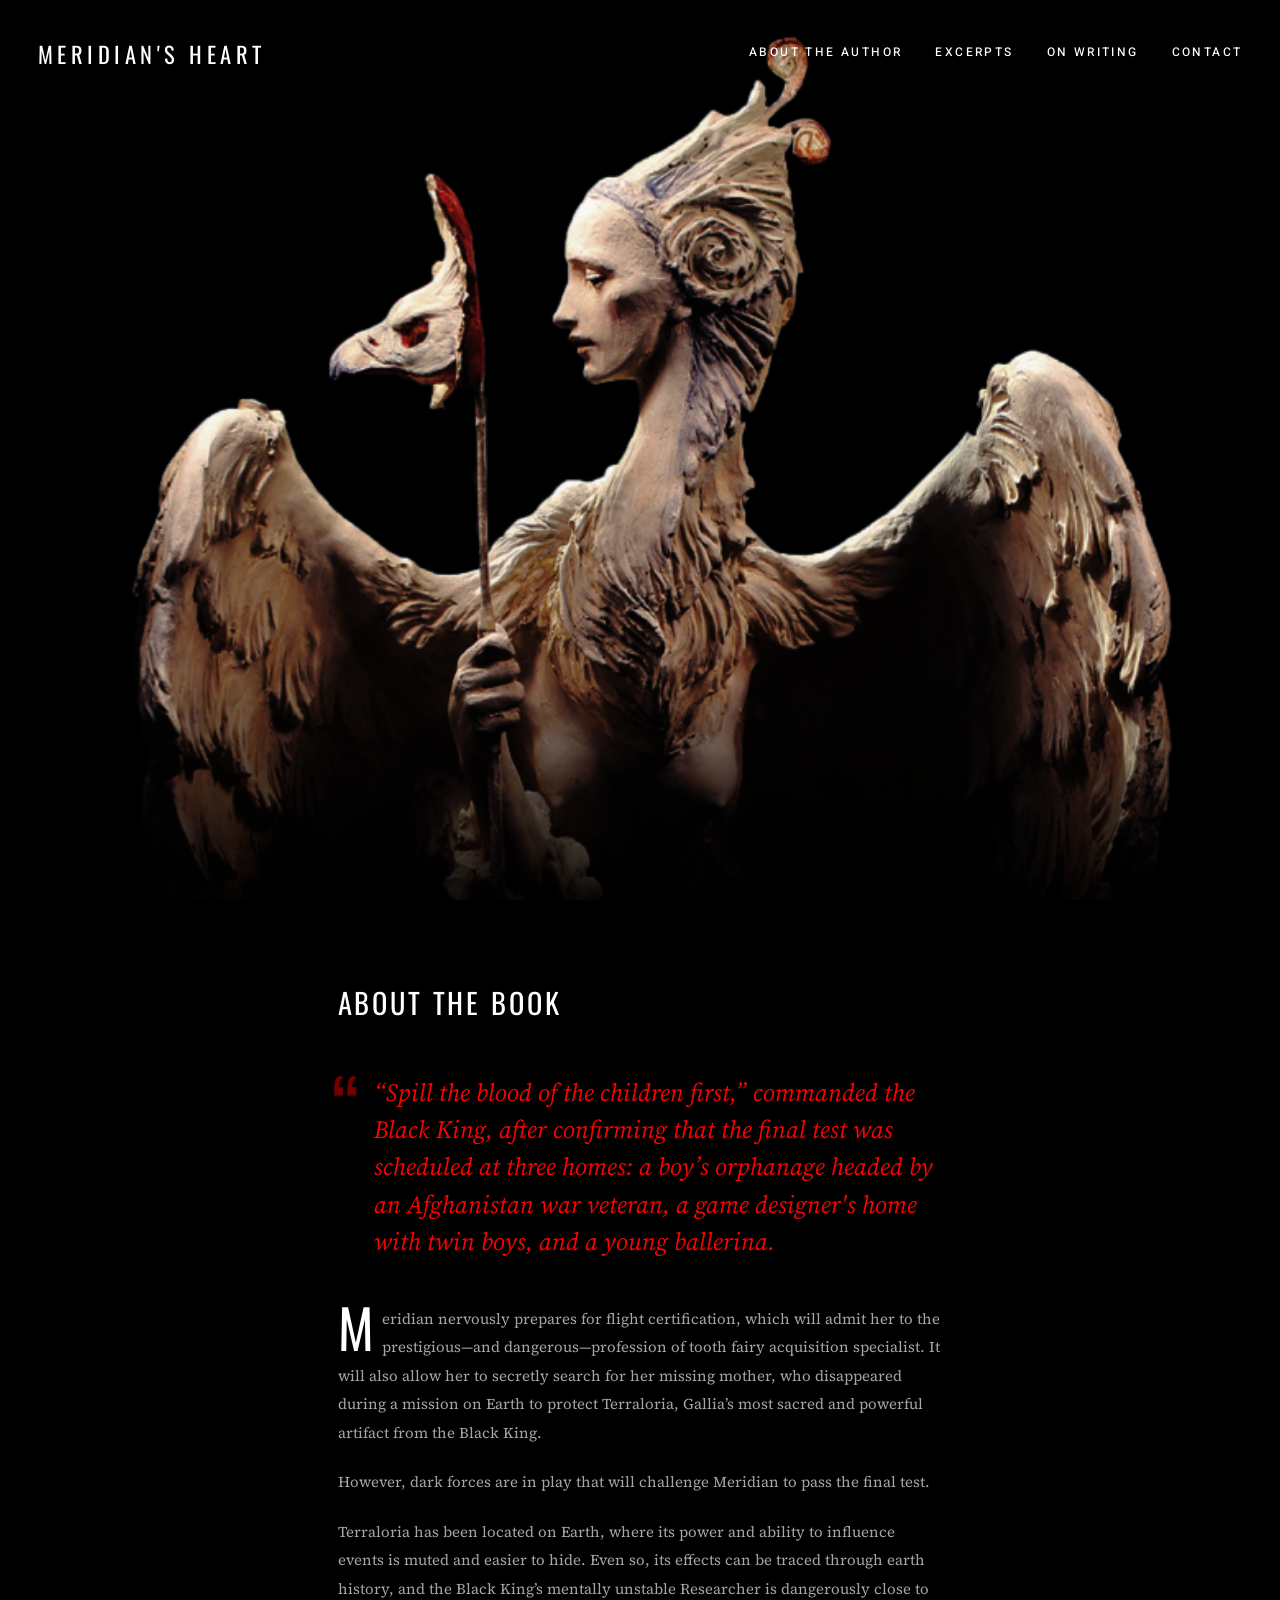
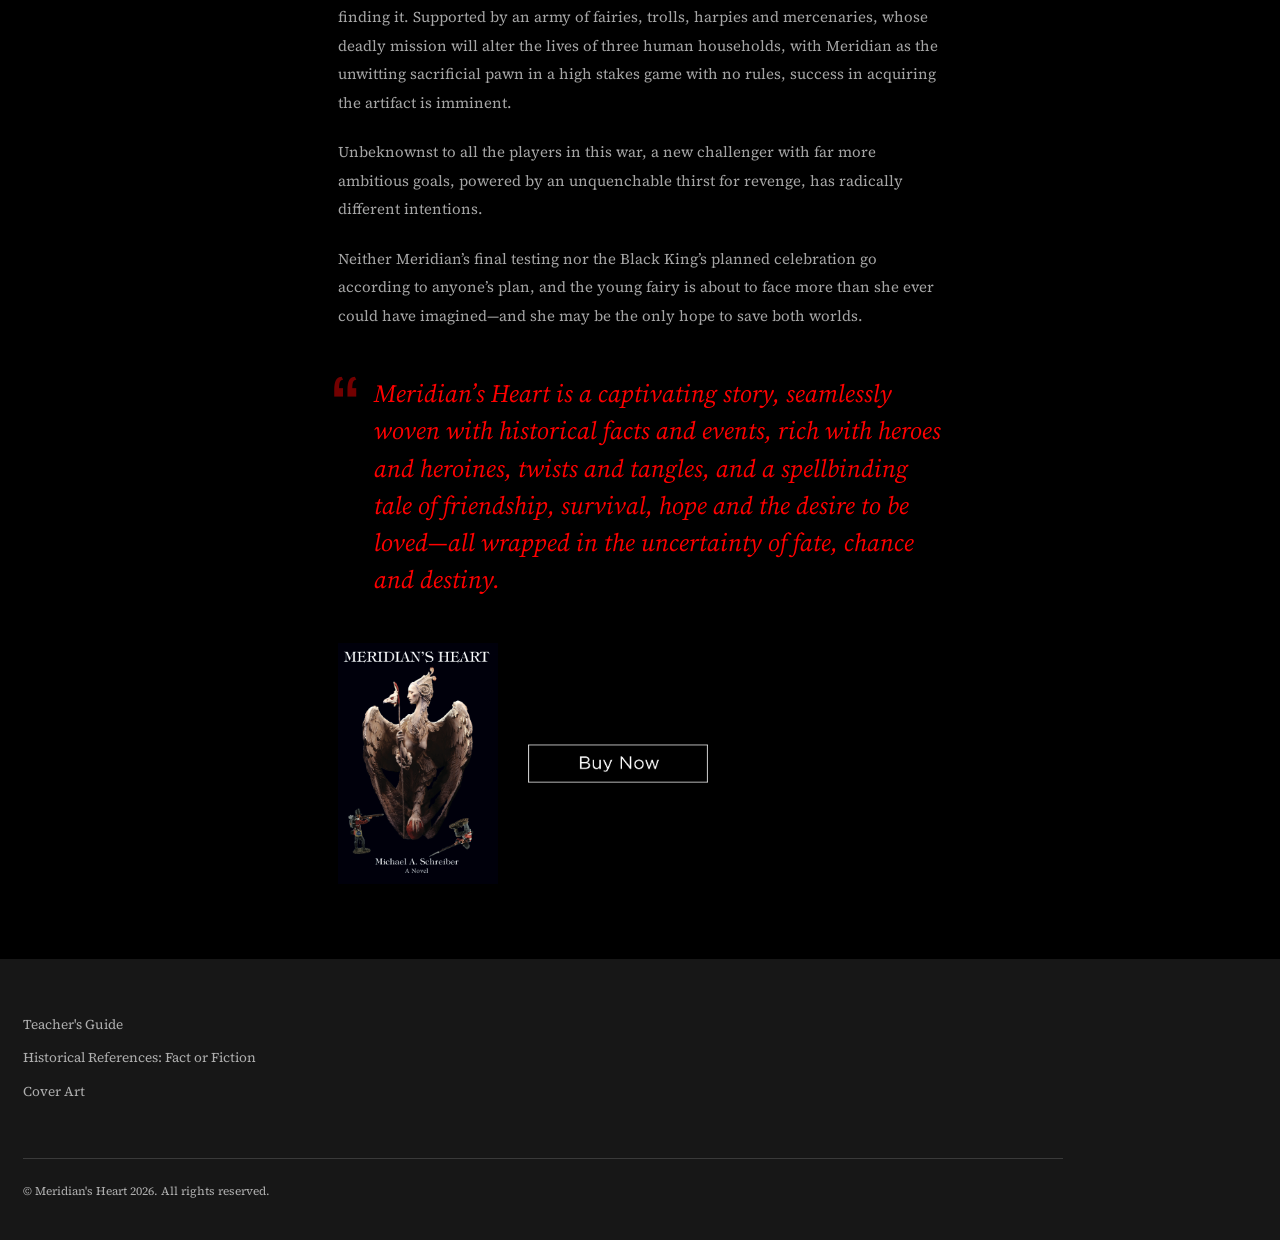
<file: index.html>
<!DOCTYPE html>
<html lang="en">
<head>
<meta charset="UTF-8">
<meta name="viewport" content="width=device-width, initial-scale=1.0">
<title>Home — Meridian's Heart</title>
<meta name="description" content="Meridian's Heart — a fantasy novel by Michael Schreiber. A tooth fairy acquisition specialist races to protect Terraloria from the Black King.">
<link rel="preconnect" href="https://fonts.googleapis.com">
<link rel="preconnect" href="https://fonts.gstatic.com" crossorigin>
<link href="https://fonts.googleapis.com/css2?family=Oswald:wght@400;500&family=Source+Serif+4:ital,opsz,wght@0,8..60,400;0,8..60,500;1,8..60,400&family=Heebo:wght@400;500&display=swap" rel="stylesheet">
<link rel="stylesheet" href="css/styles.css?v=6">
</head>
<body>
<div class="banner hero-full"></div>
<header class="site-header">
  <a class="brand" href="index.html">Meridian's Heart</a>
  <button class="nav-toggle" aria-label="Toggle navigation" aria-expanded="false" aria-controls="main-nav">
    <span></span><span></span><span></span>
  </button>
  <nav class="main-nav" id="main-nav">
    <a href="about-the-author.html">About The Author</a>
      <a href="excerpts.html">Excerpts</a>
      <a href="on-writing.html">On Writing</a>
      <a href="contact.html">Contact</a>
  </nav>
</header>
<main>

<div class="home-copy">
  <h2 id="about-the-book" class="reveal">About the Book</h2>
  <p class="pull-quote reveal">&ldquo;Spill the blood of the children first,&rdquo; commanded the Black King, after confirming that the final test was scheduled at three homes: a boy&rsquo;s orphanage headed by an Afghanistan war veteran, a game designer's home with twin boys, and a young ballerina.</p>
  <p class="reveal drop-cap">Meridian nervously prepares for flight certification, which will admit her to the prestigious&mdash;and dangerous&mdash;profession of tooth fairy acquisition specialist. It will also allow her to secretly search for her missing mother, who disappeared during a mission on Earth to protect Terraloria, Gallia&rsquo;s most sacred and powerful artifact from the Black King.</p>
  <p class="reveal">However, dark forces are in play that will challenge Meridian to pass the final test.</p>
  <p class="reveal">Terraloria has been located on Earth, where its power and ability to influence events is muted and easier to hide. Even so, its effects can be traced through earth history, and the Black King&rsquo;s mentally unstable Researcher is dangerously close to finding it. Supported by an army of fairies, trolls, harpies and mercenaries, whose deadly mission will alter the lives of three human households, with Meridian as the unwitting sacrificial pawn in a high stakes game with no rules, success in acquiring the artifact is imminent.</p>
  <p class="reveal">Unbeknownst to all the players in this war, a new challenger with far more ambitious goals, powered by an unquenchable thirst for revenge, has radically different intentions.</p>
  <p class="reveal">Neither Meridian&rsquo;s final testing nor the Black King&rsquo;s planned celebration go according to anyone&rsquo;s plan, and the young fairy is about to face more than she ever could have imagined&mdash;and she may be the only hope to save both worlds.</p>
  <p class="pull-quote reveal">Meridian&rsquo;s Heart is a captivating story, seamlessly woven with historical facts and events, rich with heroes and heroines, twists and tangles, and a spellbinding tale of friendship, survival, hope and the desire to be loved&mdash;all wrapped in the uncertainty of fate, chance and destiny.</p>
</div>

<div class="cover-buy reveal">
  <img class="cover" src="images/main_cover.png" alt="Meridian's Heart book cover">
  <a class="buy-now-btn" href="https://secure.mybookorders.com/Orderpage/2047" target="_blank" rel="noopener">
    <img src="images/buynow.png" alt="Buy Now">
  </a>
</div>

</main>
<footer class="site-footer">
  <div class="footer-wrap">
    <div class="footer-col">
      <a href="teachers-guide.html">Teacher's Guide</a>
        <a href="historical.html">Historical References: Fact or Fiction</a>
        <a href="cover-art.html">Cover Art</a>
    </div>
  </div>
  <div class="footer-bottom">
    &copy; Meridian's Heart <span id="copyright-year">2018</span>. All rights reserved.
  </div>
</footer>
<script src="js/reveal.js?v=6"></script>
<script src="js/nav.js?v=6"></script>
<script>
  document.getElementById("copyright-year").textContent = new Date().getFullYear();
</script>
</body>
</html>
</file>
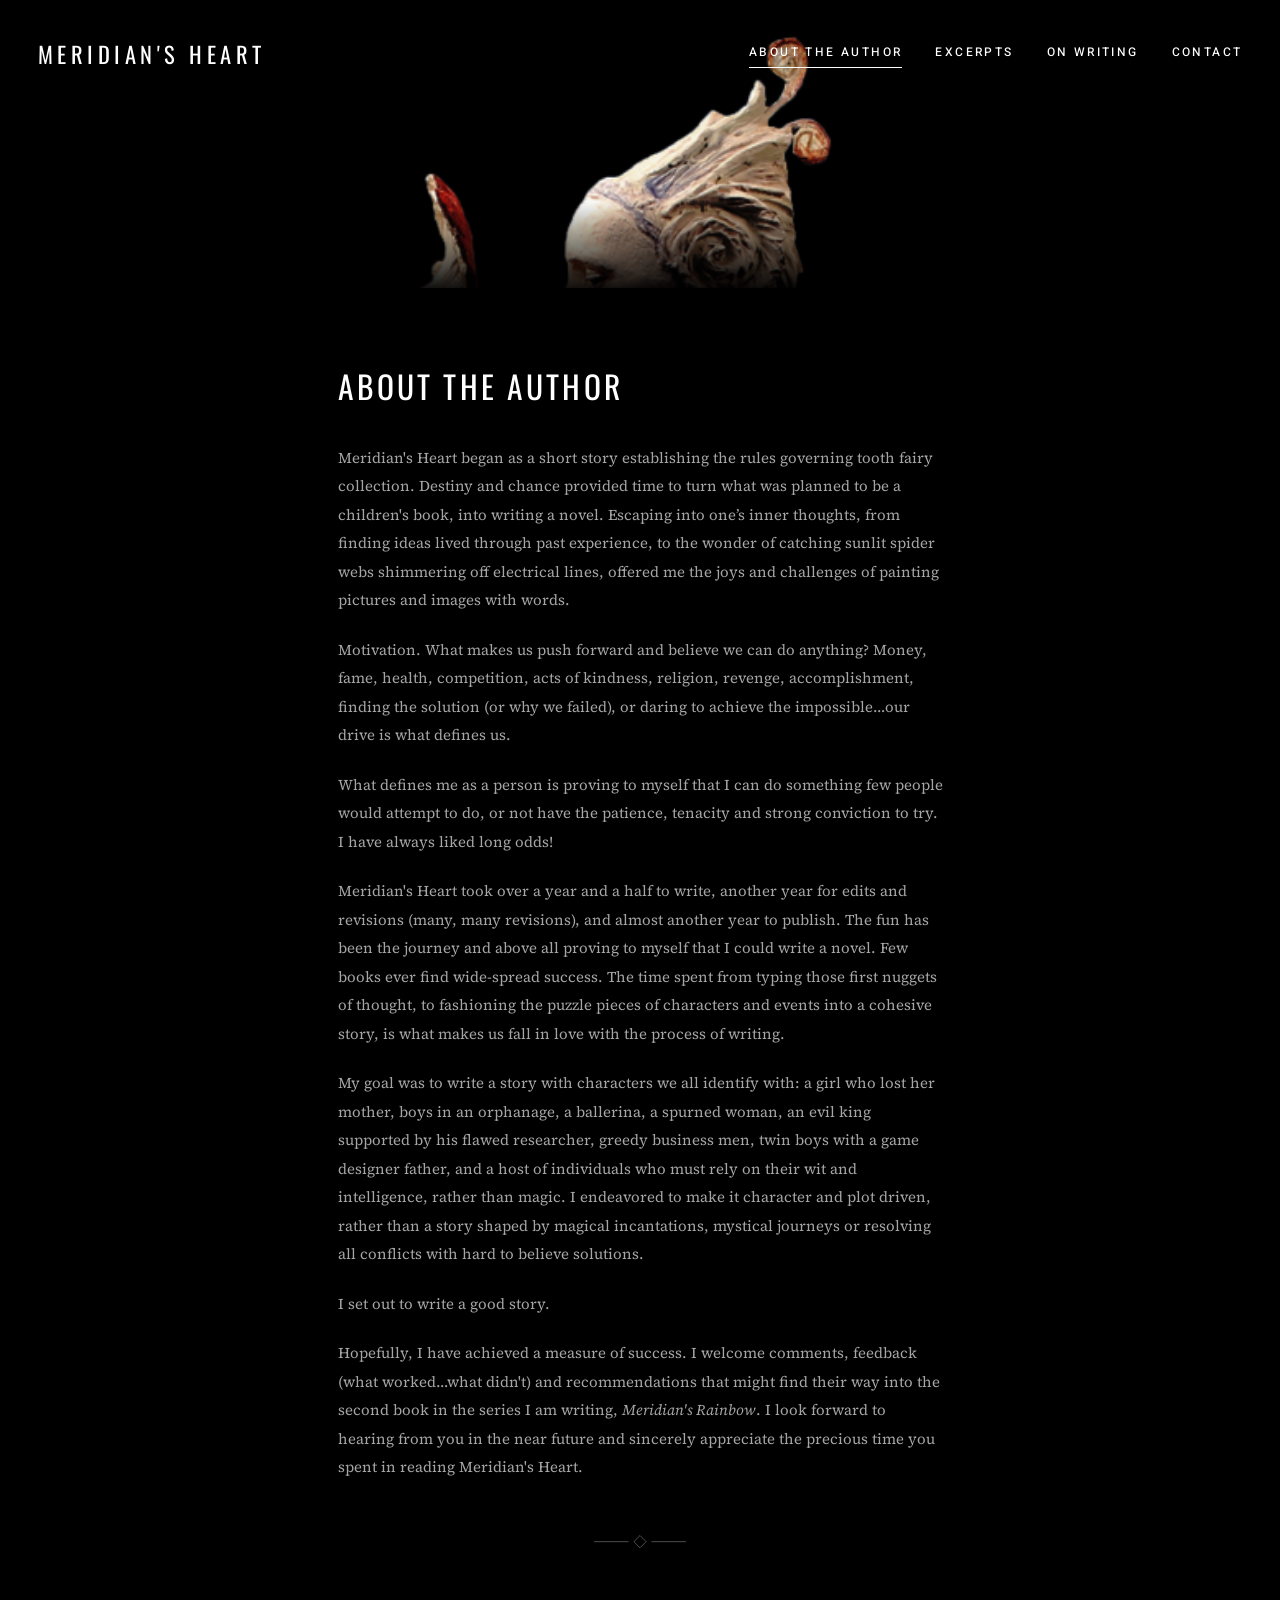
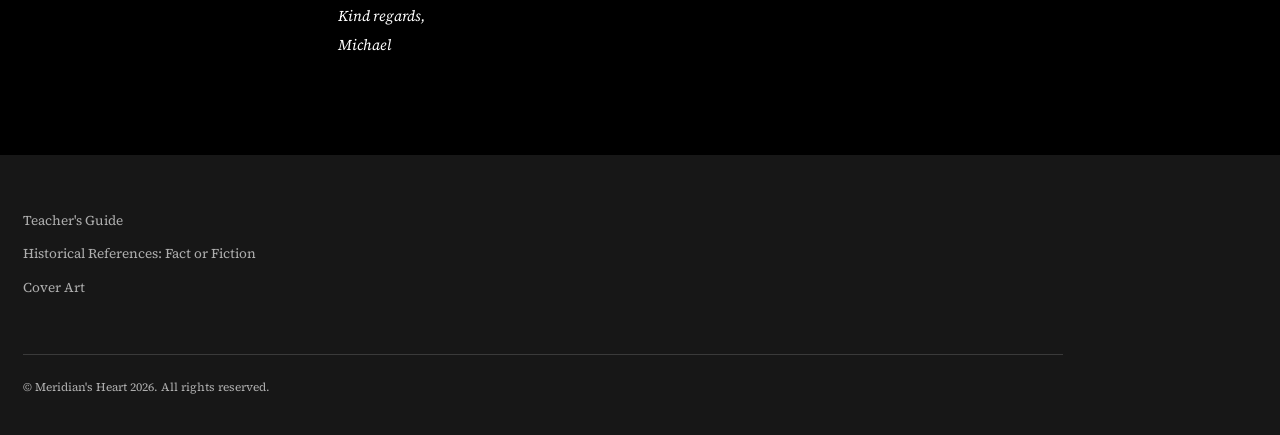
<file: about-the-author.html>
<!DOCTYPE html>
<html lang="en">
<head>
<meta charset="UTF-8">
<meta name="viewport" content="width=device-width, initial-scale=1.0">
<title>About The Author — Meridian's Heart</title>
<meta name="description" content="Michael Schreiber on writing Meridian's Heart, his debut novel.">
<link rel="preconnect" href="https://fonts.googleapis.com">
<link rel="preconnect" href="https://fonts.gstatic.com" crossorigin>
<link href="https://fonts.googleapis.com/css2?family=Oswald:wght@400;500&family=Source+Serif+4:ital,opsz,wght@0,8..60,400;0,8..60,500;1,8..60,400&family=Heebo:wght@400;500&display=swap" rel="stylesheet">
<link rel="stylesheet" href="css/styles.css?v=6">
</head>
<body>
<div class="banner"></div>
<header class="site-header">
  <a class="brand" href="index.html">Meridian's Heart</a>
  <button class="nav-toggle" aria-label="Toggle navigation" aria-expanded="false" aria-controls="main-nav">
    <span></span><span></span><span></span>
  </button>
  <nav class="main-nav" id="main-nav">
    <a href="about-the-author.html" class="active">About The Author</a>
      <a href="excerpts.html">Excerpts</a>
      <a href="on-writing.html">On Writing</a>
      <a href="contact.html">Contact</a>
  </nav>
</header>
<main>

<div class="page">
  <h1 class="reveal">About The Author</h1>
  <p class="reveal">Meridian's Heart began as a short story establishing the rules governing tooth fairy collection. Destiny and chance provided time to turn what was planned to be a children's book, into writing a novel. Escaping into one&rsquo;s inner thoughts, from finding ideas lived through past experience, to the wonder of catching sunlit spider webs shimmering off electrical lines, offered me the joys and challenges of painting pictures and images with words.</p>

  <p class="reveal">Motivation. What makes us push forward and believe we can do anything? Money, fame, health, competition, acts of kindness, religion, revenge, accomplishment, finding the solution (or why we failed), or daring to achieve the impossible&hellip;our drive is what defines us.</p>

  <p class="reveal">What defines me as a person is proving to myself that I can do something few people would attempt to do, or not have the patience, tenacity and strong conviction to try. I have always liked long odds!</p>

  <p class="reveal">Meridian's Heart took over a year and a half to write, another year for edits and revisions (many, many revisions), and almost another year to publish. The fun has been the journey and above all proving to myself that I could write a novel. Few books ever find wide-spread success. The time spent from typing those first nuggets of thought, to fashioning the puzzle pieces of characters and events into a cohesive story, is what makes us fall in love with the process of writing.</p>

  <p class="reveal">My goal was to write a story with characters we all identify with: a girl who lost her mother, boys in an orphanage, a ballerina, a spurned woman, an evil king supported by his flawed researcher, greedy business men, twin boys with a game designer father, and a host of individuals who must rely on their wit and intelligence, rather than magic. I endeavored to make it character and plot driven, rather than a story shaped by magical incantations, mystical journeys or resolving all conflicts with hard to believe solutions.</p>

  <p class="reveal">I set out to write a good story.</p>

  <p class="reveal">Hopefully, I have achieved a measure of success. I welcome comments, feedback (what worked&hellip;what didn't) and recommendations that might find their way into the second book in the series I am writing, <em>Meridian's Rainbow</em>. I look forward to hearing from you in the near future and sincerely appreciate the precious time you spent in reading Meridian's Heart.</p>

  <div class="divider" aria-hidden="true">
  <svg viewBox="0 0 120 20" xmlns="http://www.w3.org/2000/svg">
    <line x1="0" y1="10" x2="45" y2="10" stroke="currentColor" stroke-width="1"/>
    <path d="M60 2 L68 10 L60 18 L52 10 Z" stroke="currentColor" stroke-width="1" fill="none"/>
    <line x1="75" y1="10" x2="120" y2="10" stroke="currentColor" stroke-width="1"/>
  </svg>
</div>

  <p class="signature reveal">Kind regards,<br>Michael</p>
</div>

</main>
<footer class="site-footer">
  <div class="footer-wrap">
    <div class="footer-col">
      <a href="teachers-guide.html">Teacher's Guide</a>
        <a href="historical.html">Historical References: Fact or Fiction</a>
        <a href="cover-art.html">Cover Art</a>
    </div>
  </div>
  <div class="footer-bottom">
    &copy; Meridian's Heart <span id="copyright-year">2018</span>. All rights reserved.
  </div>
</footer>
<script src="js/reveal.js?v=6"></script>
<script src="js/nav.js?v=6"></script>
<script>
  document.getElementById("copyright-year").textContent = new Date().getFullYear();
</script>
</body>
</html>
</file>
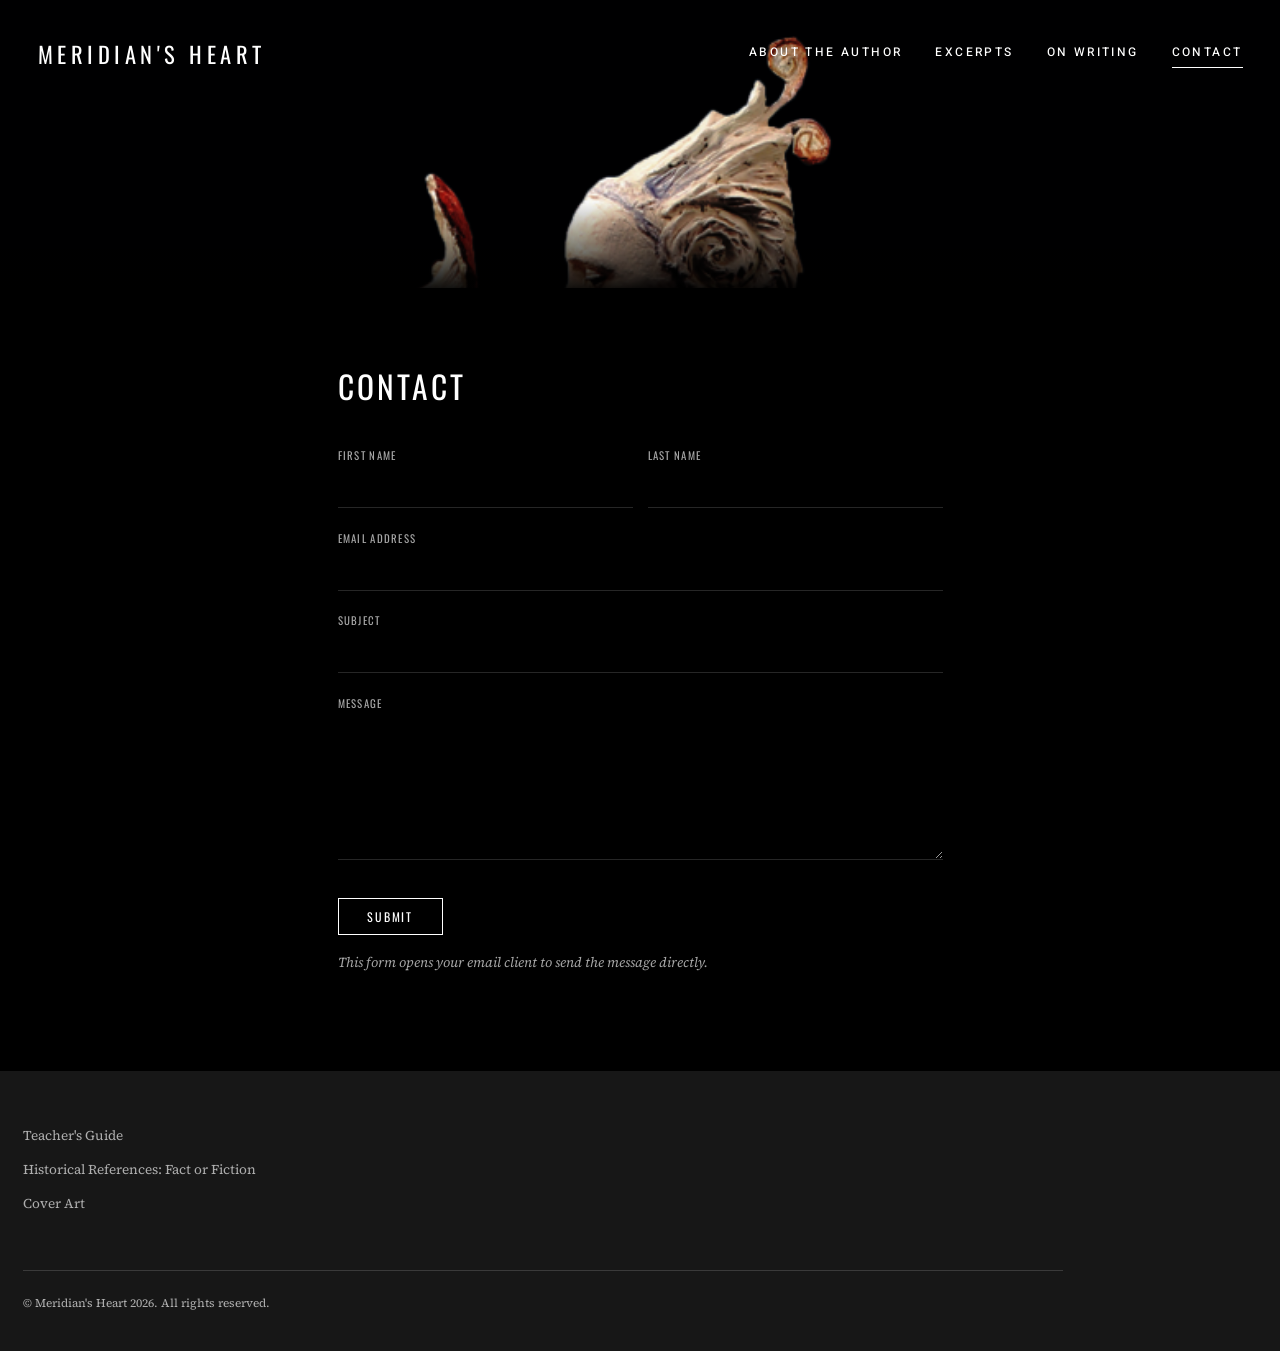
<file: contact.html>
<!DOCTYPE html>
<html lang="en">
<head>
<meta charset="UTF-8">
<meta name="viewport" content="width=device-width, initial-scale=1.0">
<title>Contact — Meridian's Heart</title>
<meta name="description" content="Get in touch with author Michael Schreiber.">
<link rel="preconnect" href="https://fonts.googleapis.com">
<link rel="preconnect" href="https://fonts.gstatic.com" crossorigin>
<link href="https://fonts.googleapis.com/css2?family=Oswald:wght@400;500&family=Source+Serif+4:ital,opsz,wght@0,8..60,400;0,8..60,500;1,8..60,400&family=Heebo:wght@400;500&display=swap" rel="stylesheet">
<link rel="stylesheet" href="css/styles.css?v=6">
</head>
<body>
<div class="banner"></div>
<header class="site-header">
  <a class="brand" href="index.html">Meridian's Heart</a>
  <button class="nav-toggle" aria-label="Toggle navigation" aria-expanded="false" aria-controls="main-nav">
    <span></span><span></span><span></span>
  </button>
  <nav class="main-nav" id="main-nav">
    <a href="about-the-author.html">About The Author</a>
      <a href="excerpts.html">Excerpts</a>
      <a href="on-writing.html">On Writing</a>
      <a href="contact.html" class="active">Contact</a>
  </nav>
</header>
<main>

<div class="page">
  <h1 class="reveal">Contact</h1>

  <form class="contact-form" action="mailto:maschr623@aol.com" method="post" enctype="text/plain">
    <div class="form-row">
      <div>
        <label for="first-name">First Name</label>
        <input id="first-name" name="First Name" type="text" required>
      </div>
      <div>
        <label for="last-name">Last Name</label>
        <input id="last-name" name="Last Name" type="text" required>
      </div>
    </div>
    <div>
      <label for="email">Email Address</label>
      <input id="email" name="Email" type="email" required>
    </div>
    <div>
      <label for="subject">Subject</label>
      <input id="subject" name="Subject" type="text" required>
    </div>
    <div>
      <label for="message">Message</label>
      <textarea id="message" name="Message" rows="6" required></textarea>
    </div>
    <button class="submit-btn" type="submit">Submit</button>
  </form>

  <p class="note reveal" style="margin-top:1rem;">This form opens your email client to send the message directly.</p>
</div>

</main>
<footer class="site-footer">
  <div class="footer-wrap">
    <div class="footer-col">
      <a href="teachers-guide.html">Teacher's Guide</a>
        <a href="historical.html">Historical References: Fact or Fiction</a>
        <a href="cover-art.html">Cover Art</a>
    </div>
  </div>
  <div class="footer-bottom">
    &copy; Meridian's Heart <span id="copyright-year">2018</span>. All rights reserved.
  </div>
</footer>
<script src="js/reveal.js?v=6"></script>
<script src="js/nav.js?v=6"></script>
<script>
  document.getElementById("copyright-year").textContent = new Date().getFullYear();
</script>
</body>
</html>
</file>
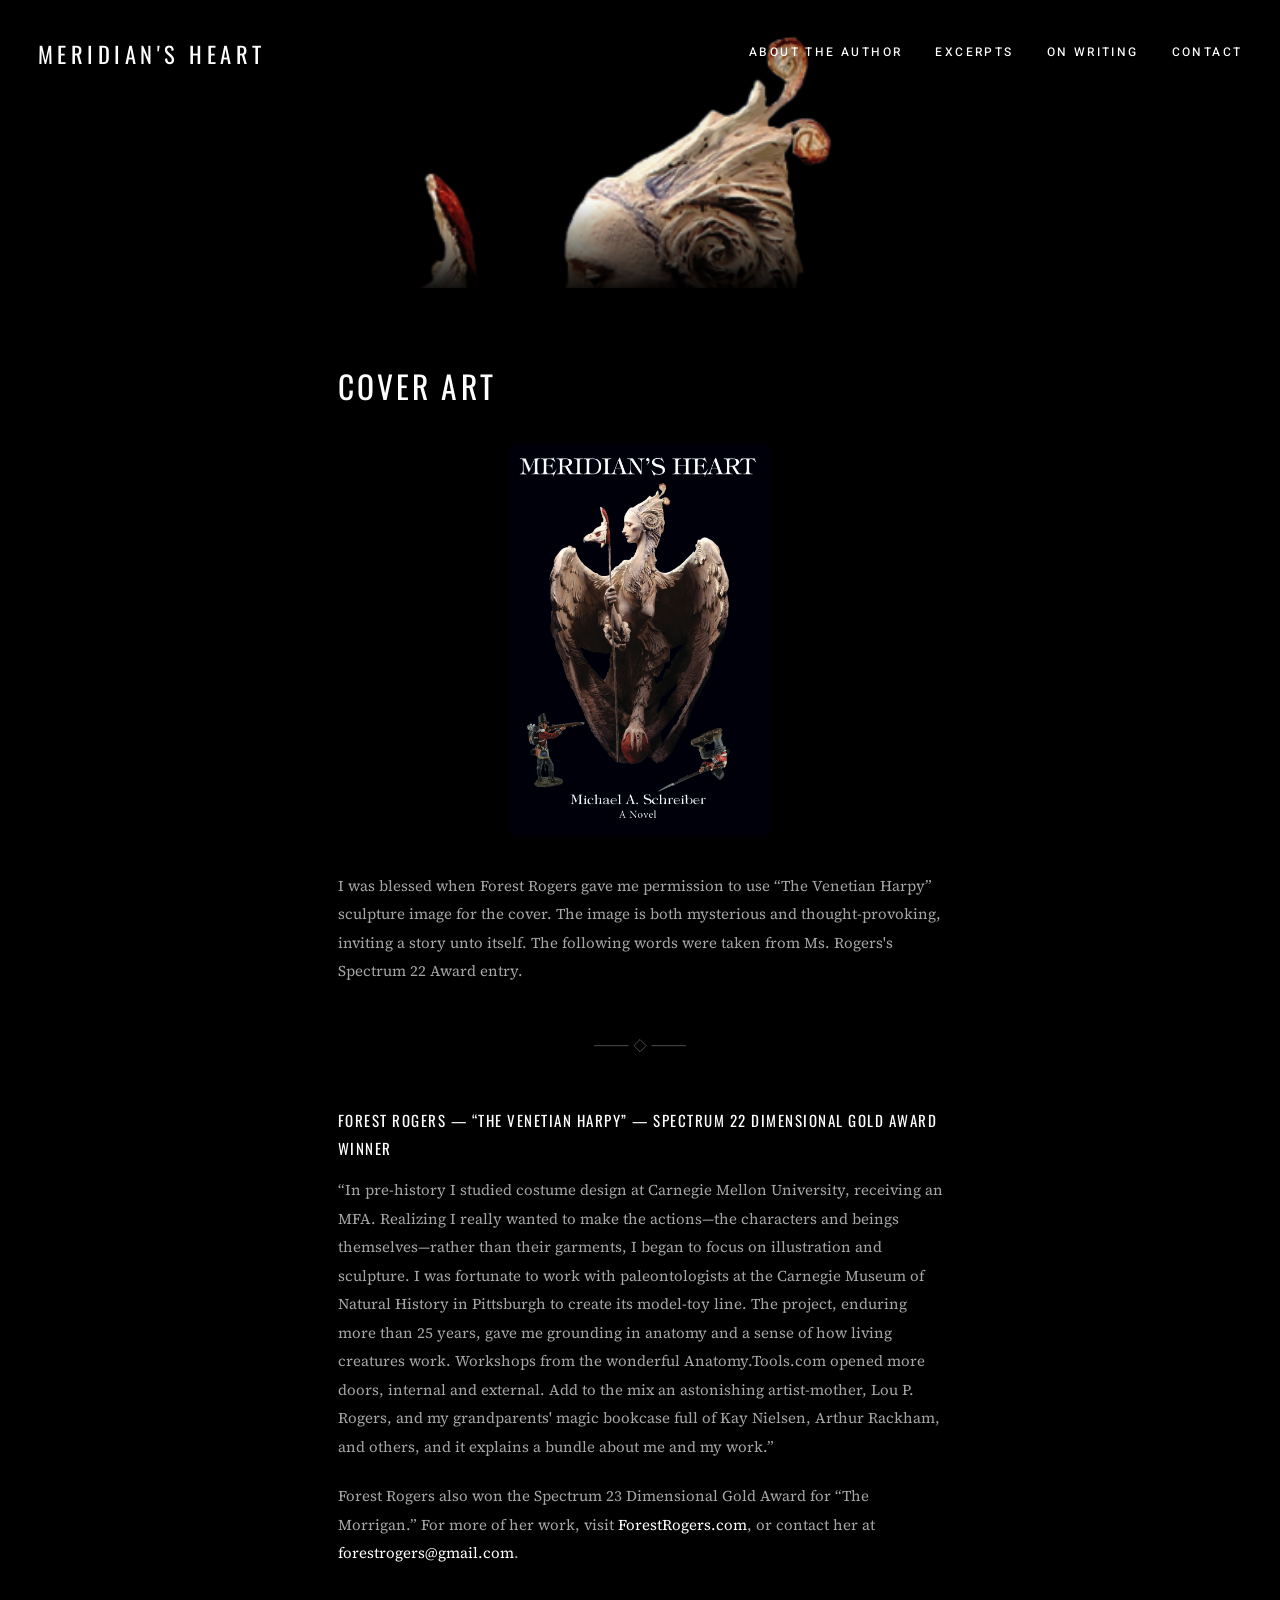
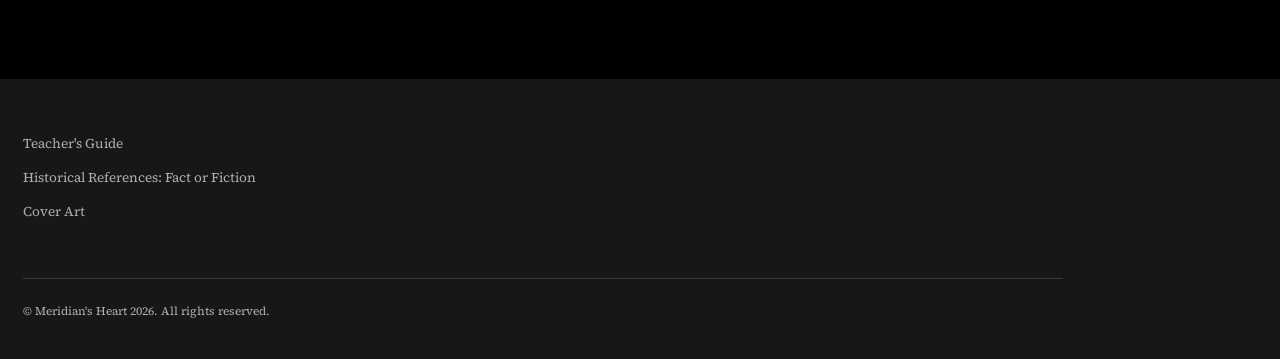
<file: cover-art.html>
<!DOCTYPE html>
<html lang="en">
<head>
<meta charset="UTF-8">
<meta name="viewport" content="width=device-width, initial-scale=1.0">
<title>Cover Art — Meridian's Heart</title>
<meta name="description" content="The story behind the Meridian's Heart cover art, featuring Forest Rogers's sculpture The Venetian Harpy.">
<link rel="preconnect" href="https://fonts.googleapis.com">
<link rel="preconnect" href="https://fonts.gstatic.com" crossorigin>
<link href="https://fonts.googleapis.com/css2?family=Oswald:wght@400;500&family=Source+Serif+4:ital,opsz,wght@0,8..60,400;0,8..60,500;1,8..60,400&family=Heebo:wght@400;500&display=swap" rel="stylesheet">
<link rel="stylesheet" href="css/styles.css?v=6">
</head>
<body>
<div class="banner"></div>
<header class="site-header">
  <a class="brand" href="index.html">Meridian's Heart</a>
  <button class="nav-toggle" aria-label="Toggle navigation" aria-expanded="false" aria-controls="main-nav">
    <span></span><span></span><span></span>
  </button>
  <nav class="main-nav" id="main-nav">
    <a href="about-the-author.html">About The Author</a>
      <a href="excerpts.html">Excerpts</a>
      <a href="on-writing.html">On Writing</a>
      <a href="contact.html">Contact</a>
  </nav>
</header>
<main>

<div class="page">
  <h1 class="reveal">Cover Art</h1>
  <div class="cover-art-image reveal">
    <img src="images/main_cover.png" alt="Meridian's Heart book cover featuring The Venetian Harpy sculpture">
  </div>
  <p class="reveal">I was blessed when Forest Rogers gave me permission to use &ldquo;The Venetian Harpy&rdquo; sculpture image for the cover. The image is both mysterious and thought-provoking, inviting a story unto itself. The following words were taken from Ms. Rogers's Spectrum 22 Award entry.</p>

  <div class="divider" aria-hidden="true">
  <svg viewBox="0 0 120 20" xmlns="http://www.w3.org/2000/svg">
    <line x1="0" y1="10" x2="45" y2="10" stroke="currentColor" stroke-width="1"/>
    <path d="M60 2 L68 10 L60 18 L52 10 Z" stroke="currentColor" stroke-width="1" fill="none"/>
    <line x1="75" y1="10" x2="120" y2="10" stroke="currentColor" stroke-width="1"/>
  </svg>
</div>

  <div class="excerpt reveal">
    <h3 class="reveal">Forest Rogers &mdash; &ldquo;The Venetian Harpy&rdquo; &mdash; Spectrum 22 Dimensional Gold Award Winner</h3>
    <p class="reveal">&ldquo;In pre-history I studied costume design at Carnegie Mellon University, receiving an MFA. Realizing I really wanted to make the actions&mdash;the characters and beings themselves&mdash;rather than their garments, I began to focus on illustration and sculpture. I was fortunate to work with paleontologists at the Carnegie Museum of Natural History in Pittsburgh to create its model-toy line. The project, enduring more than 25 years, gave me grounding in anatomy and a sense of how living creatures work. Workshops from the wonderful Anatomy.Tools.com opened more doors, internal and external. Add to the mix an astonishing artist-mother, Lou P. Rogers, and my grandparents' magic bookcase full of Kay Nielsen, Arthur Rackham, and others, and it explains a bundle about me and my work.&rdquo;</p>
    <p class="reveal">Forest Rogers also won the Spectrum 23 Dimensional Gold Award for &ldquo;The Morrigan.&rdquo; For more of her work, visit <a href="https://www.forestrogers.com" target="_blank" rel="noopener">ForestRogers.com</a>, or contact her at <a href="mailto:forestrogers@gmail.com">forestrogers@gmail.com</a>.</p>
  </div>
</div>

</main>
<footer class="site-footer">
  <div class="footer-wrap">
    <div class="footer-col">
      <a href="teachers-guide.html">Teacher's Guide</a>
        <a href="historical.html">Historical References: Fact or Fiction</a>
        <a href="cover-art.html">Cover Art</a>
    </div>
  </div>
  <div class="footer-bottom">
    &copy; Meridian's Heart <span id="copyright-year">2018</span>. All rights reserved.
  </div>
</footer>
<script src="js/reveal.js?v=6"></script>
<script src="js/nav.js?v=6"></script>
<script>
  document.getElementById("copyright-year").textContent = new Date().getFullYear();
</script>
</body>
</html>
</file>
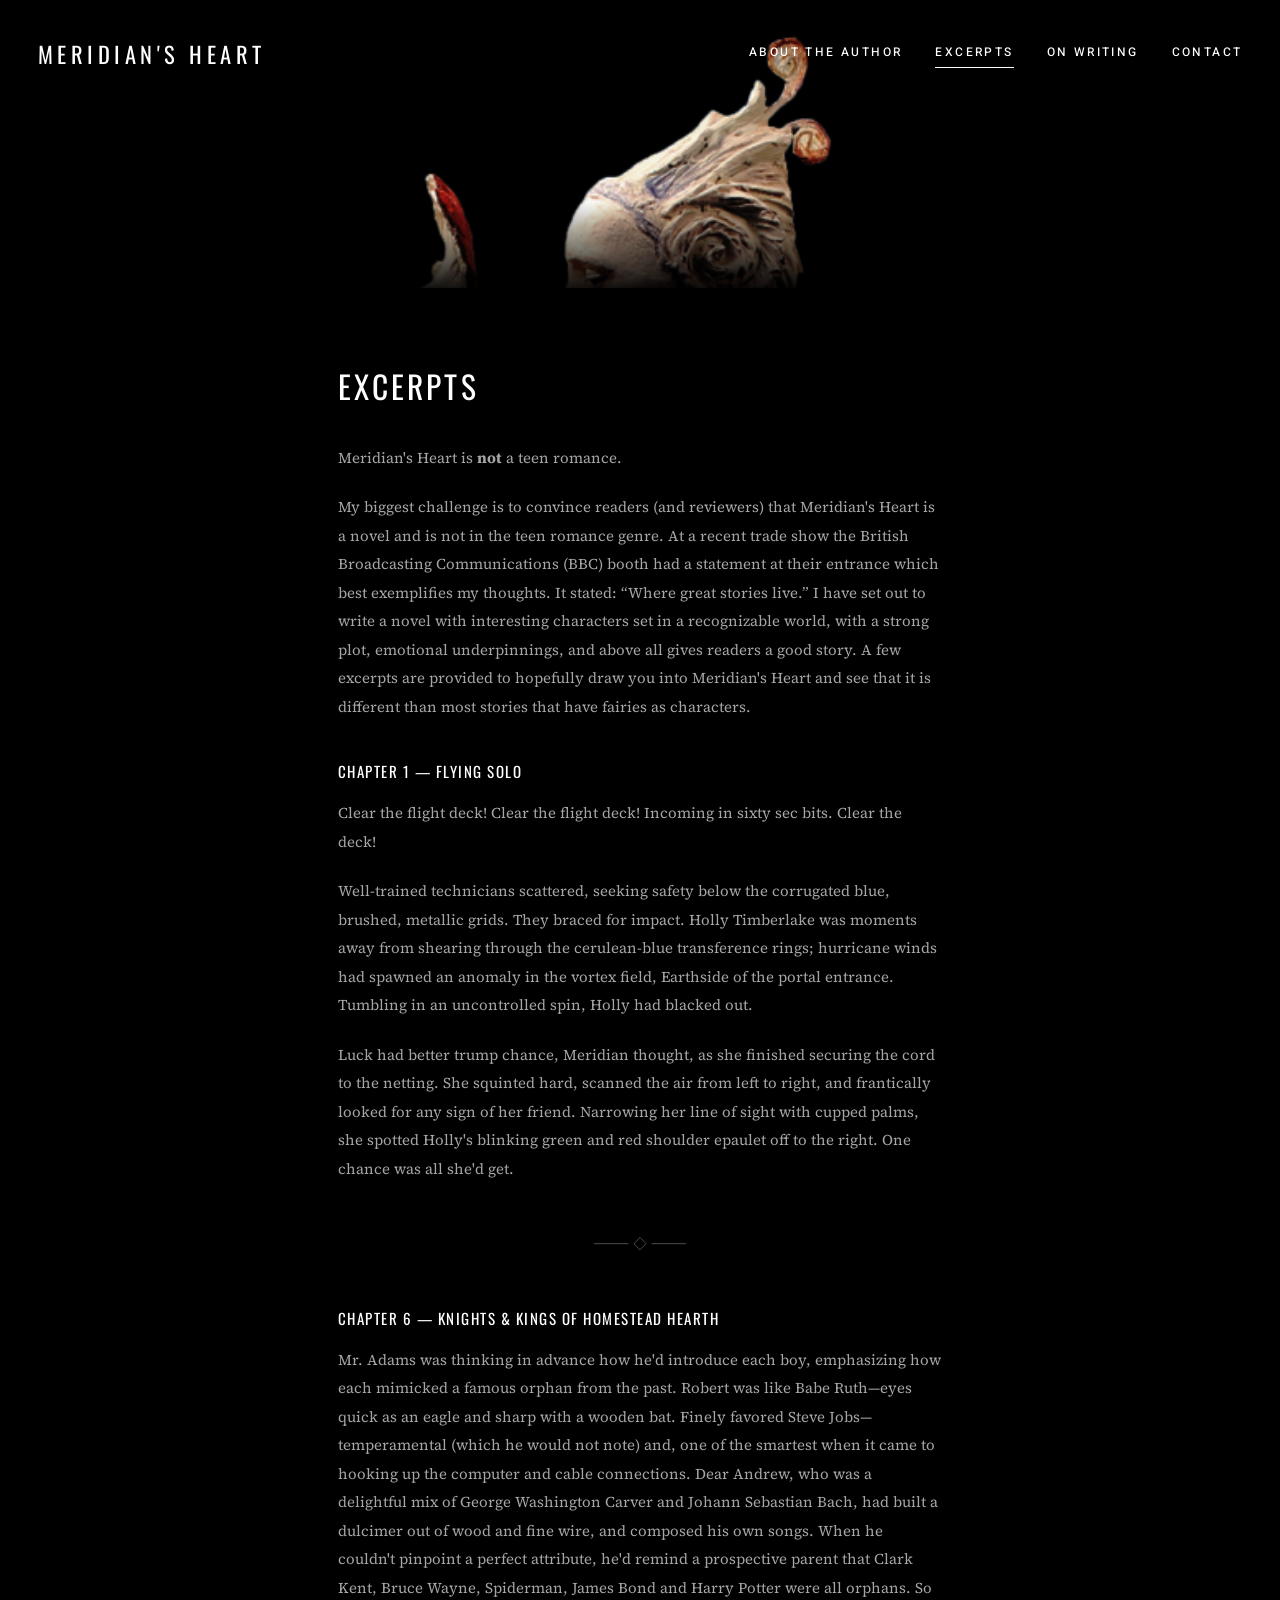
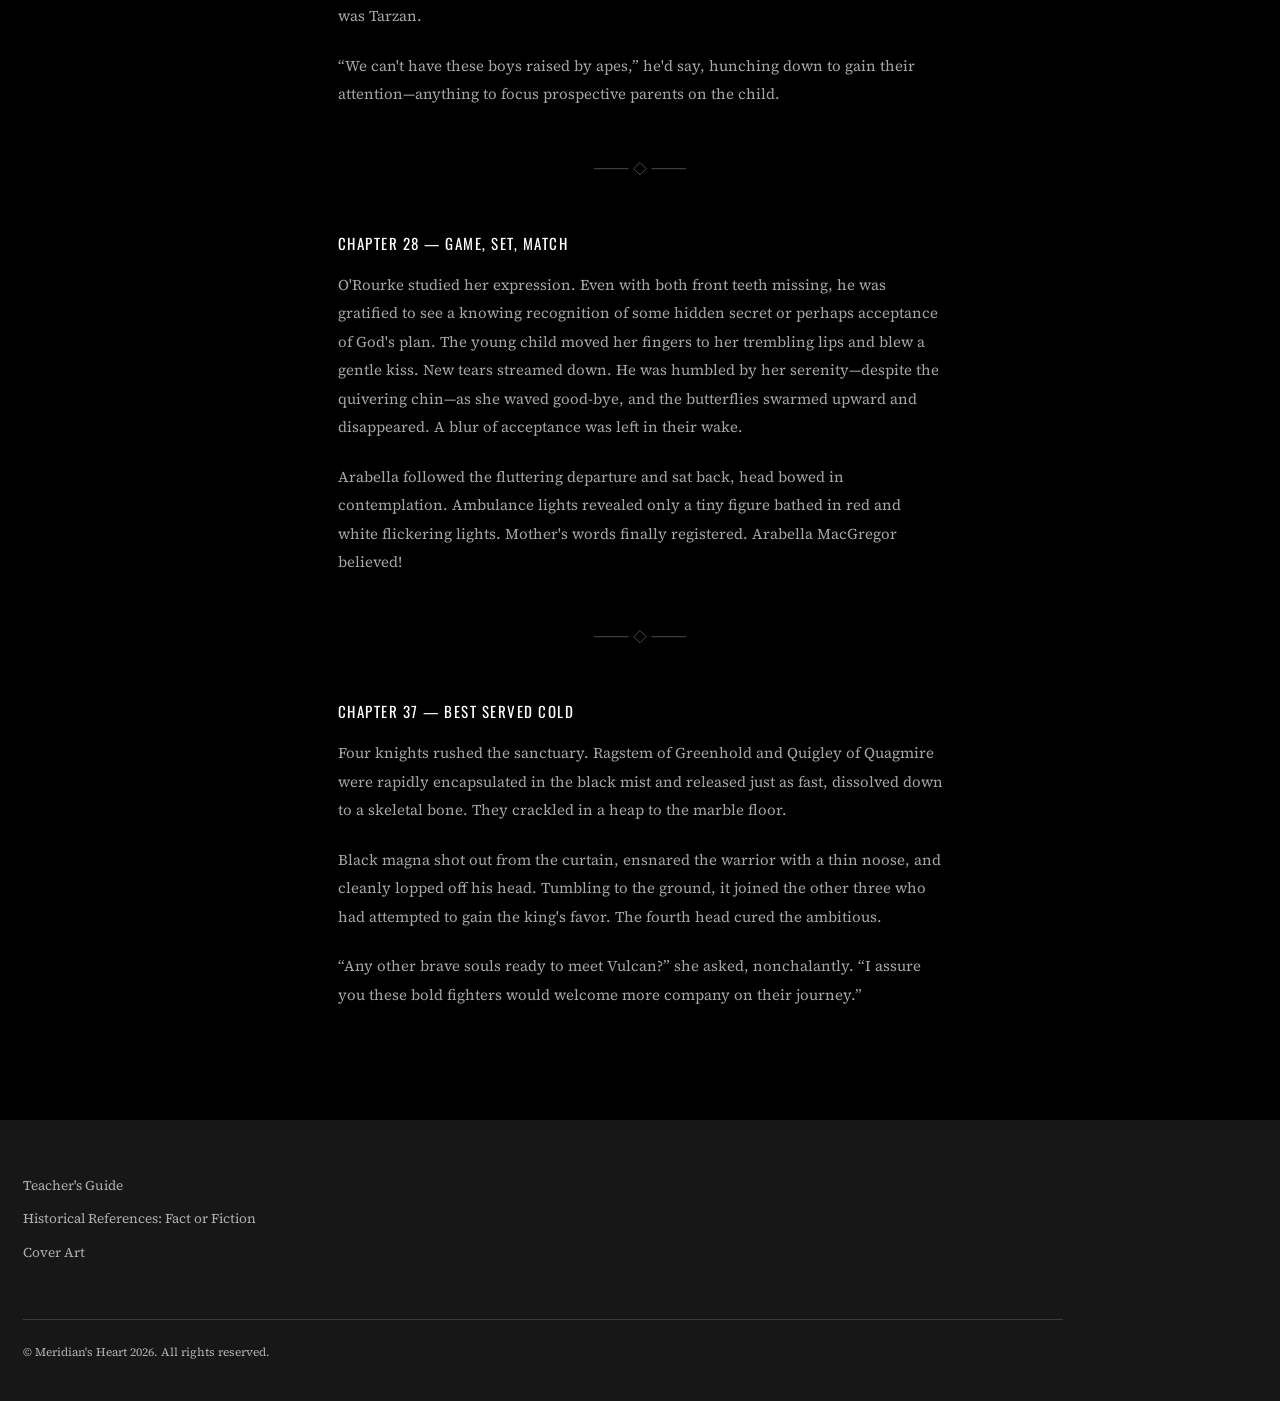
<file: excerpts.html>
<!DOCTYPE html>
<html lang="en">
<head>
<meta charset="UTF-8">
<meta name="viewport" content="width=device-width, initial-scale=1.0">
<title>Excerpts — Meridian's Heart</title>
<meta name="description" content="Read excerpts from Meridian's Heart, chapters 1, 6, 28 and 37.">
<link rel="preconnect" href="https://fonts.googleapis.com">
<link rel="preconnect" href="https://fonts.gstatic.com" crossorigin>
<link href="https://fonts.googleapis.com/css2?family=Oswald:wght@400;500&family=Source+Serif+4:ital,opsz,wght@0,8..60,400;0,8..60,500;1,8..60,400&family=Heebo:wght@400;500&display=swap" rel="stylesheet">
<link rel="stylesheet" href="css/styles.css?v=6">
</head>
<body>
<div class="banner"></div>
<header class="site-header">
  <a class="brand" href="index.html">Meridian's Heart</a>
  <button class="nav-toggle" aria-label="Toggle navigation" aria-expanded="false" aria-controls="main-nav">
    <span></span><span></span><span></span>
  </button>
  <nav class="main-nav" id="main-nav">
    <a href="about-the-author.html">About The Author</a>
      <a href="excerpts.html" class="active">Excerpts</a>
      <a href="on-writing.html">On Writing</a>
      <a href="contact.html">Contact</a>
  </nav>
</header>
<main>

<div class="page">
  <h1 class="reveal">Excerpts</h1>
  <p class="reveal">Meridian's Heart is <strong>not</strong> a teen romance.</p>
  <p class="reveal">My biggest challenge is to convince readers (and reviewers) that Meridian's Heart is a novel and is not in the teen romance genre. At a recent trade show the British Broadcasting Communications (BBC) booth had a statement at their entrance which best exemplifies my thoughts. It stated: &ldquo;Where great stories live.&rdquo; I have set out to write a novel with interesting characters set in a recognizable world, with a strong plot, emotional underpinnings, and above all gives readers a good story. A few excerpts are provided to hopefully draw you into Meridian's Heart and see that it is different than most stories that have fairies as characters.</p>

      <div class="excerpt reveal">
        <h3 class="reveal">Chapter 1 &mdash; Flying Solo</h3>
        <p class="reveal">Clear the flight deck! Clear the flight deck! Incoming in sixty sec bits. Clear the deck!</p>
        <p class="reveal">Well-trained technicians scattered, seeking safety below the corrugated blue, brushed, metallic grids. They braced for impact. Holly Timberlake was moments away from shearing through the cerulean-blue transference rings; hurricane winds had spawned an anomaly in the vortex field, Earthside of the portal entrance. Tumbling in an uncontrolled spin, Holly had blacked out.</p>
        <p class="reveal">Luck had better trump chance, Meridian thought, as she finished securing the cord to the netting. She squinted hard, scanned the air from left to right, and frantically looked for any sign of her friend. Narrowing her line of sight with cupped palms, she spotted Holly's blinking green and red shoulder epaulet off to the right. One chance was all she'd get.</p>
      </div>
<div class="divider" aria-hidden="true">
  <svg viewBox="0 0 120 20" xmlns="http://www.w3.org/2000/svg">
    <line x1="0" y1="10" x2="45" y2="10" stroke="currentColor" stroke-width="1"/>
    <path d="M60 2 L68 10 L60 18 L52 10 Z" stroke="currentColor" stroke-width="1" fill="none"/>
    <line x1="75" y1="10" x2="120" y2="10" stroke="currentColor" stroke-width="1"/>
  </svg>
</div>
      <div class="excerpt reveal">
        <h3 class="reveal">Chapter 6 &mdash; Knights &amp; Kings of Homestead Hearth</h3>
        <p class="reveal">Mr. Adams was thinking in advance how he'd introduce each boy, emphasizing how each mimicked a famous orphan from the past. Robert was like Babe Ruth&mdash;eyes quick as an eagle and sharp with a wooden bat. Finely favored Steve Jobs&mdash;temperamental (which he would not note) and, one of the smartest when it came to hooking up the computer and cable connections. Dear Andrew, who was a delightful mix of George Washington Carver and Johann Sebastian Bach, had built a dulcimer out of wood and fine wire, and composed his own songs. When he couldn't pinpoint a perfect attribute, he'd remind a prospective parent that Clark Kent, Bruce Wayne, Spiderman, James Bond and Harry Potter were all orphans. So was Tarzan.</p>
        <p class="reveal">&ldquo;We can't have these boys raised by apes,&rdquo; he'd say, hunching down to gain their attention&mdash;anything to focus prospective parents on the child.</p>
      </div>
<div class="divider" aria-hidden="true">
  <svg viewBox="0 0 120 20" xmlns="http://www.w3.org/2000/svg">
    <line x1="0" y1="10" x2="45" y2="10" stroke="currentColor" stroke-width="1"/>
    <path d="M60 2 L68 10 L60 18 L52 10 Z" stroke="currentColor" stroke-width="1" fill="none"/>
    <line x1="75" y1="10" x2="120" y2="10" stroke="currentColor" stroke-width="1"/>
  </svg>
</div>
      <div class="excerpt reveal">
        <h3 class="reveal">Chapter 28 &mdash; Game, Set, Match</h3>
        <p class="reveal">O'Rourke studied her expression. Even with both front teeth missing, he was gratified to see a knowing recognition of some hidden secret or perhaps acceptance of God's plan. The young child moved her fingers to her trembling lips and blew a gentle kiss. New tears streamed down. He was humbled by her serenity&mdash;despite the quivering chin&mdash;as she waved good-bye, and the butterflies swarmed upward and disappeared. A blur of acceptance was left in their wake.</p>
        <p class="reveal">Arabella followed the fluttering departure and sat back, head bowed in contemplation. Ambulance lights revealed only a tiny figure bathed in red and white flickering lights. Mother's words finally registered. Arabella MacGregor believed!</p>
      </div>
<div class="divider" aria-hidden="true">
  <svg viewBox="0 0 120 20" xmlns="http://www.w3.org/2000/svg">
    <line x1="0" y1="10" x2="45" y2="10" stroke="currentColor" stroke-width="1"/>
    <path d="M60 2 L68 10 L60 18 L52 10 Z" stroke="currentColor" stroke-width="1" fill="none"/>
    <line x1="75" y1="10" x2="120" y2="10" stroke="currentColor" stroke-width="1"/>
  </svg>
</div>
      <div class="excerpt reveal">
        <h3 class="reveal">Chapter 37 &mdash; Best Served Cold</h3>
        <p class="reveal">Four knights rushed the sanctuary. Ragstem of Greenhold and Quigley of Quagmire were rapidly encapsulated in the black mist and released just as fast, dissolved down to a skeletal bone. They crackled in a heap to the marble floor.</p>
        <p class="reveal">Black magna shot out from the curtain, ensnared the warrior with a thin noose, and cleanly lopped off his head. Tumbling to the ground, it joined the other three who had attempted to gain the king's favor. The fourth head cured the ambitious.</p>
        <p class="reveal">&ldquo;Any other brave souls ready to meet Vulcan?&rdquo; she asked, nonchalantly. &ldquo;I assure you these bold fighters would welcome more company on their journey.&rdquo;</p>
      </div>
</div>

</main>
<footer class="site-footer">
  <div class="footer-wrap">
    <div class="footer-col">
      <a href="teachers-guide.html">Teacher's Guide</a>
        <a href="historical.html">Historical References: Fact or Fiction</a>
        <a href="cover-art.html">Cover Art</a>
    </div>
  </div>
  <div class="footer-bottom">
    &copy; Meridian's Heart <span id="copyright-year">2018</span>. All rights reserved.
  </div>
</footer>
<script src="js/reveal.js?v=6"></script>
<script src="js/nav.js?v=6"></script>
<script>
  document.getElementById("copyright-year").textContent = new Date().getFullYear();
</script>
</body>
</html>
</file>
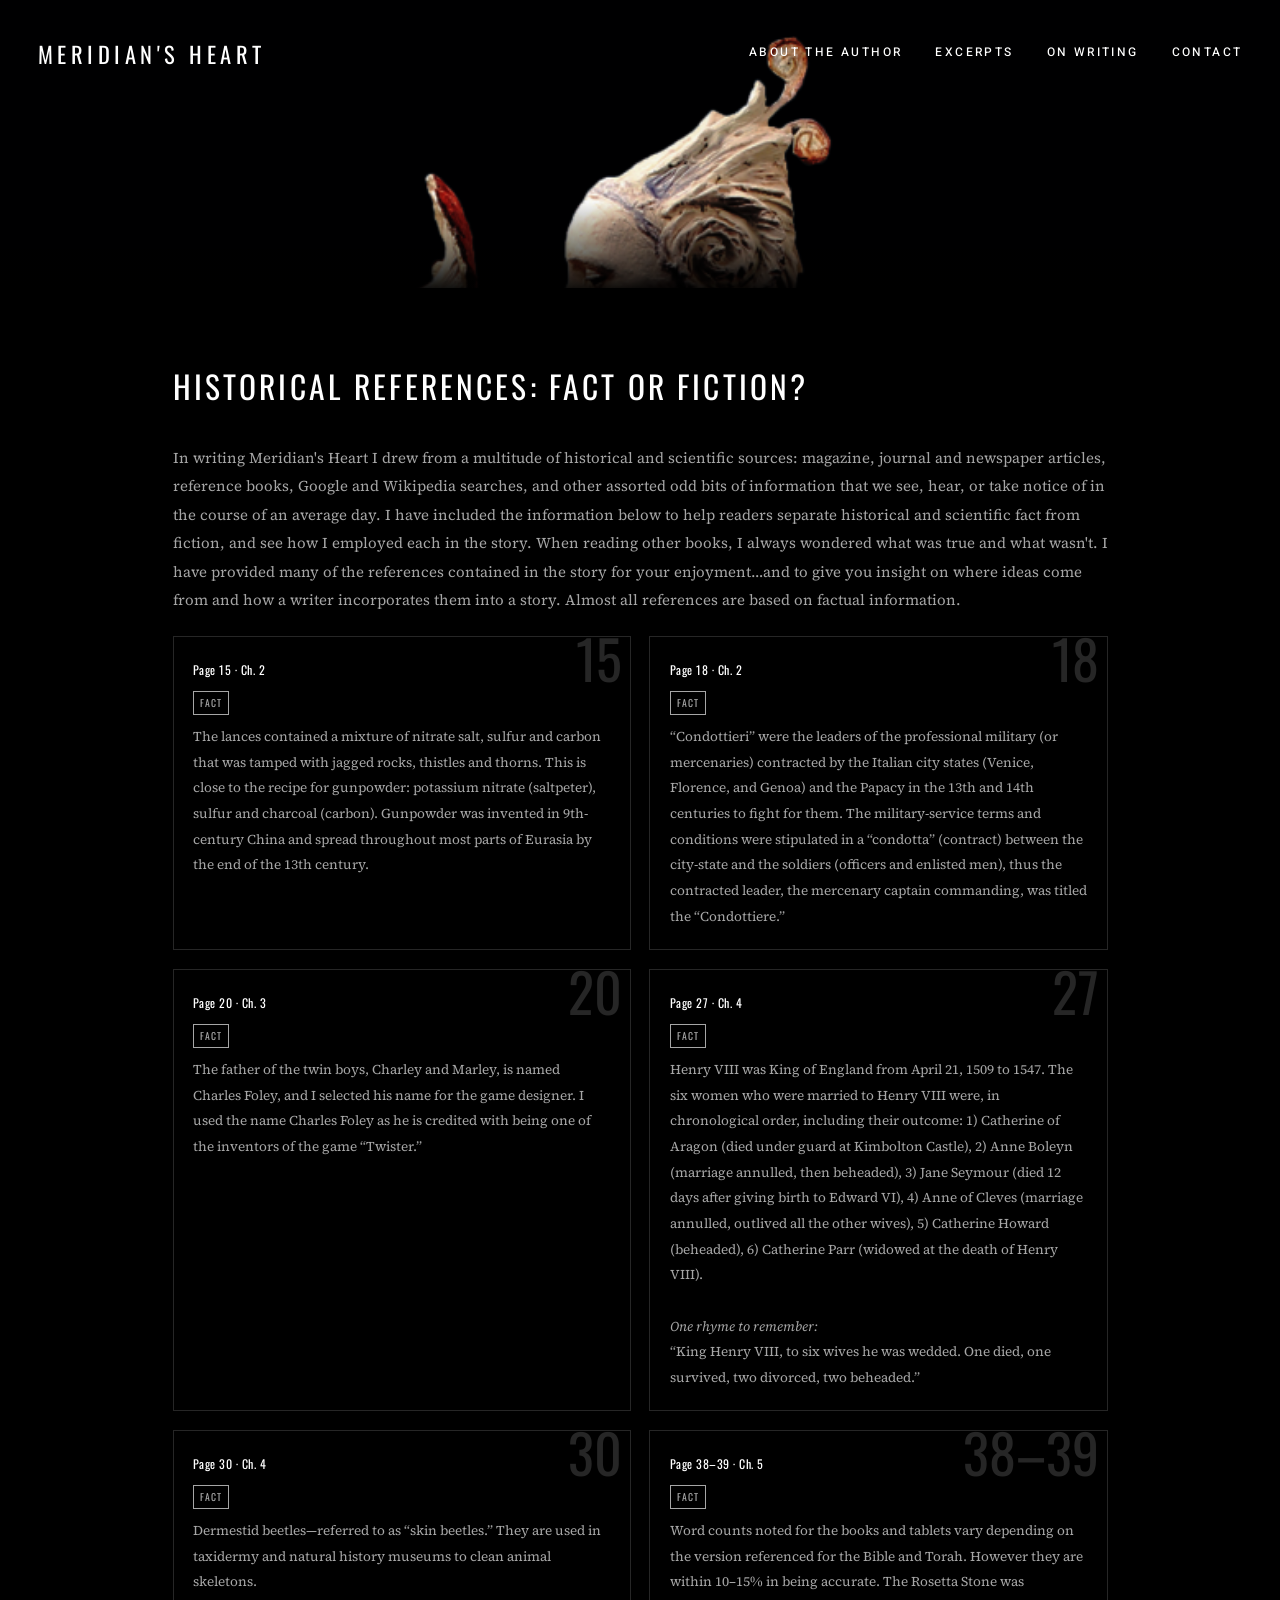
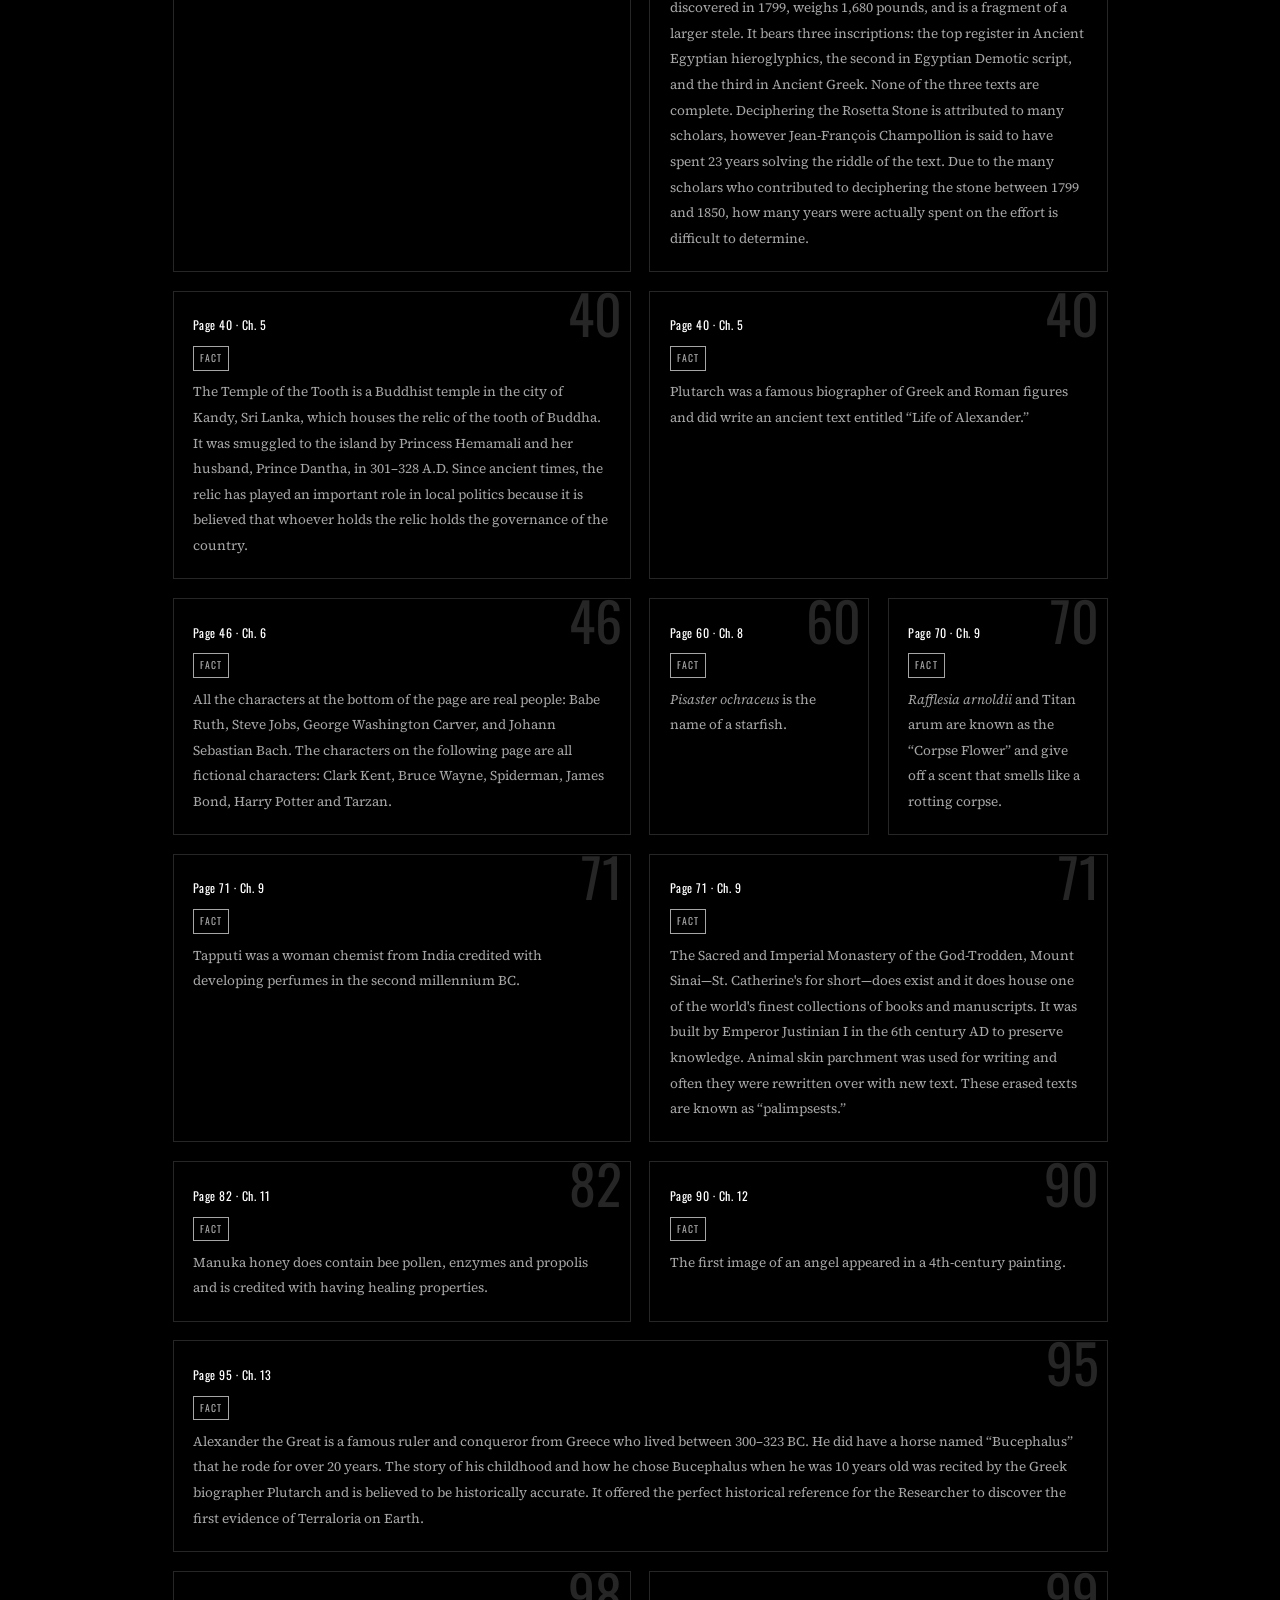
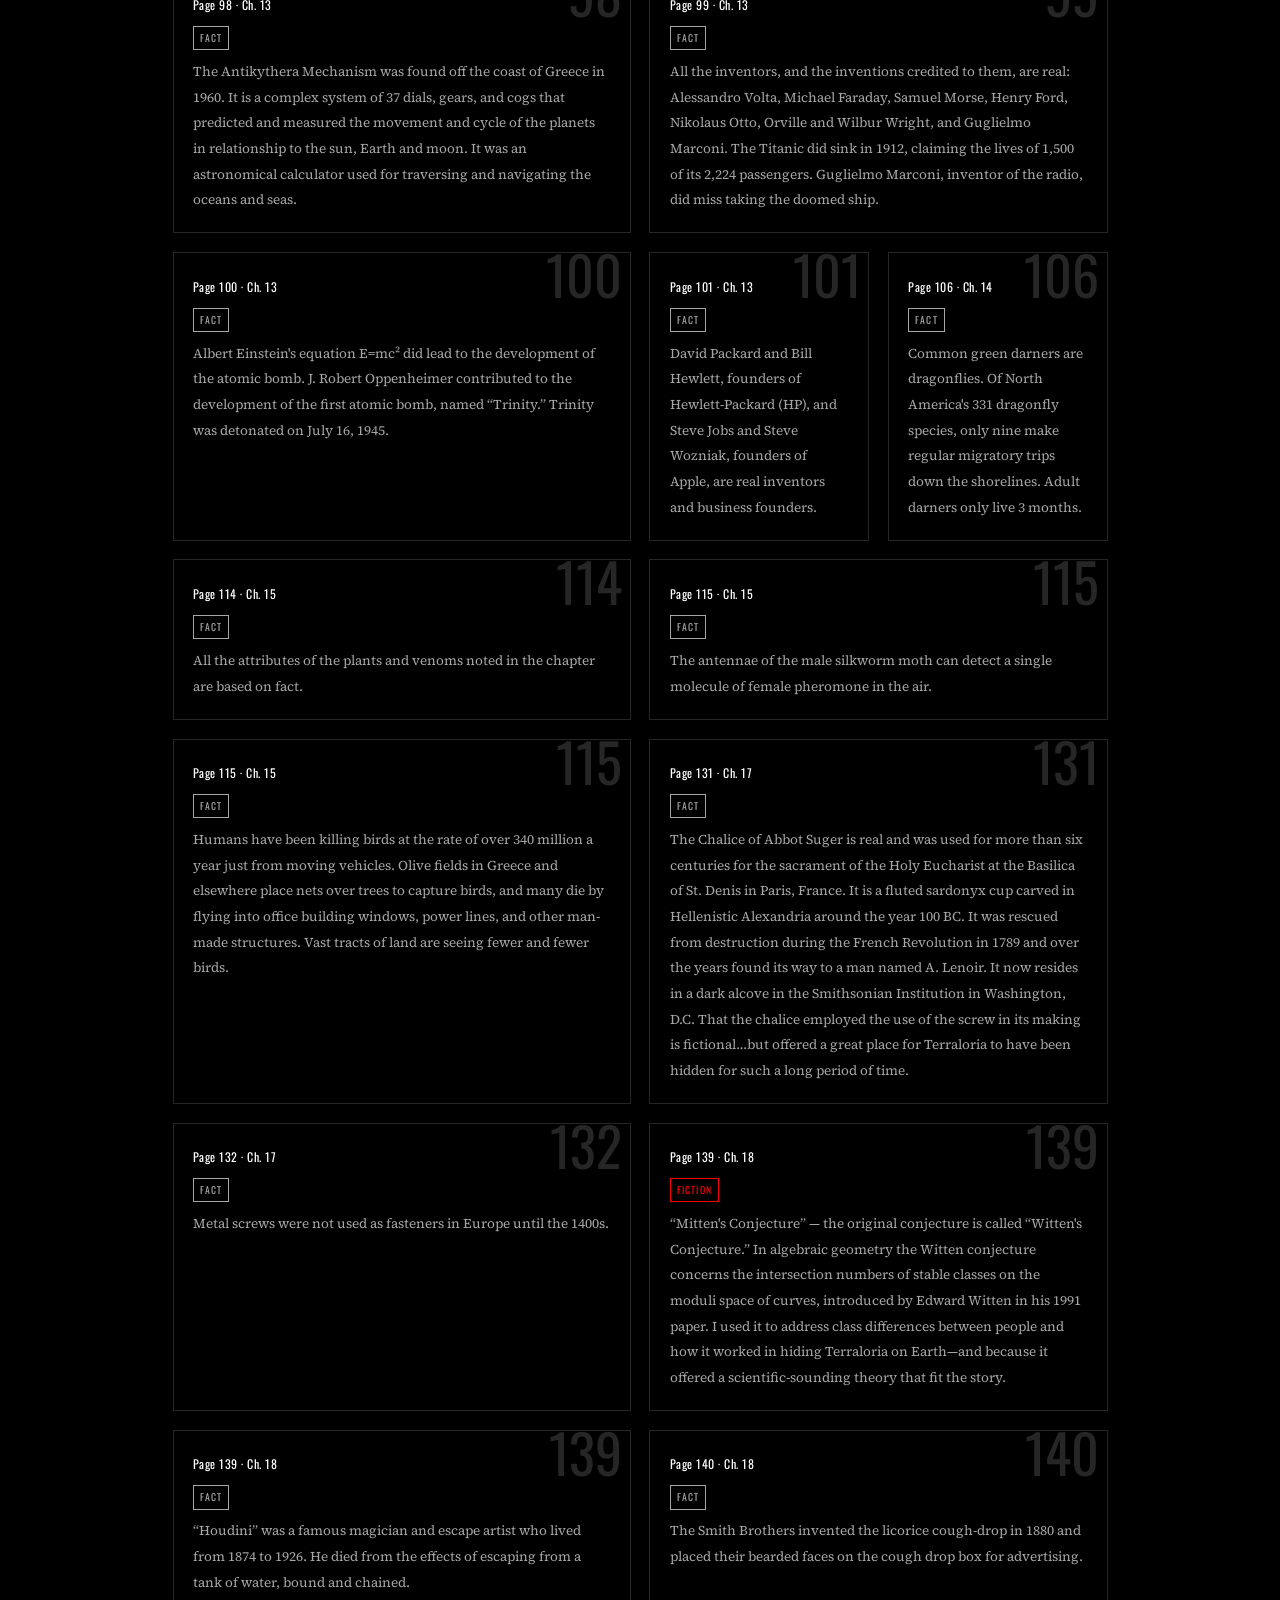
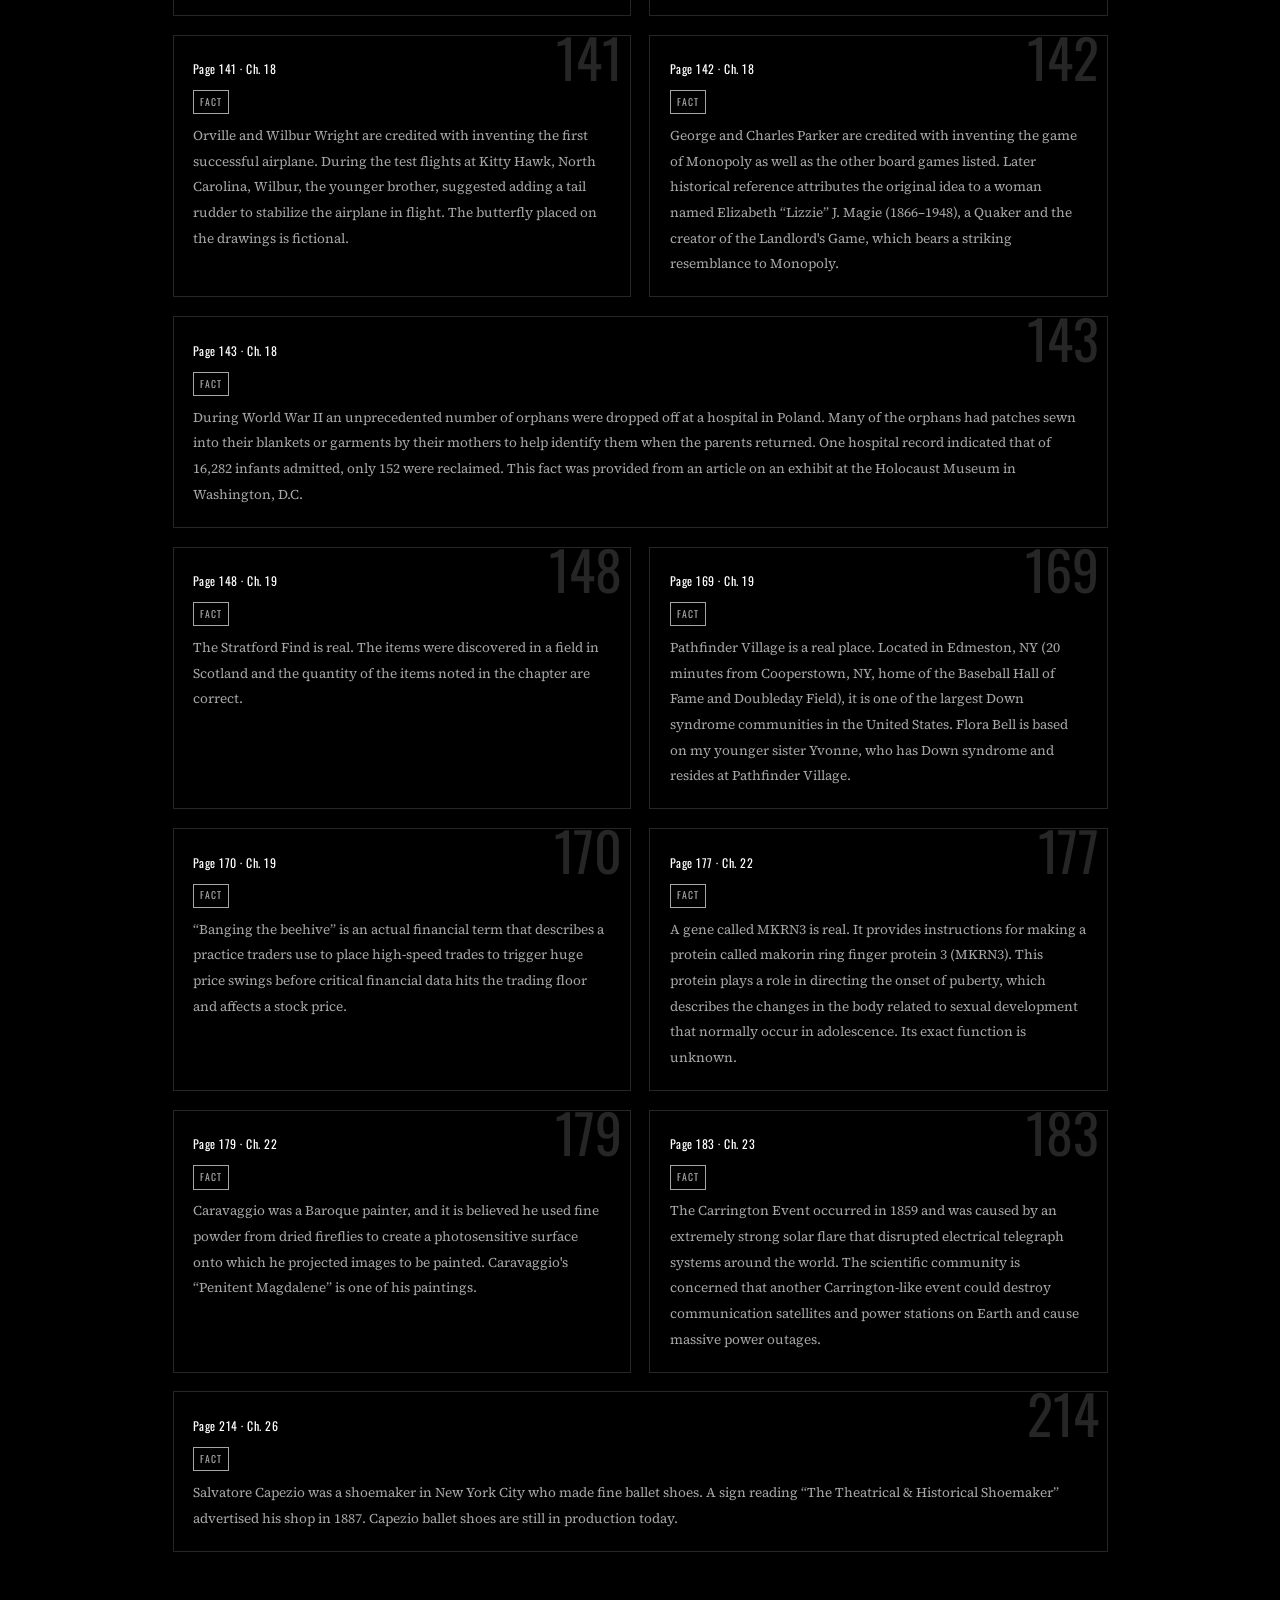
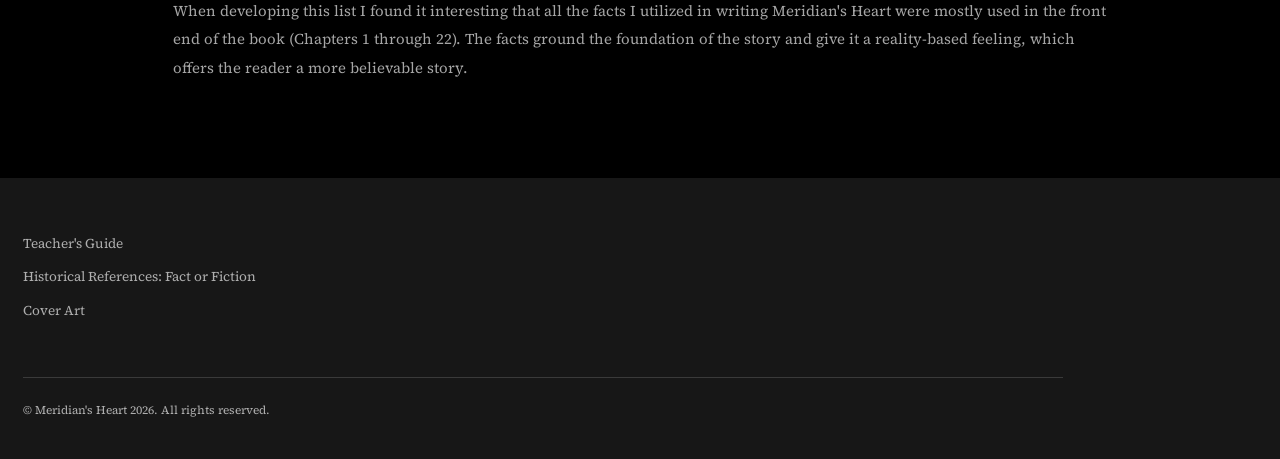
<file: historical.html>
<!DOCTYPE html>
<html lang="en">
<head>
<meta charset="UTF-8">
<meta name="viewport" content="width=device-width, initial-scale=1.0">
<title>Historical References — Meridian's Heart</title>
<meta name="description" content="A chapter-by-chapter guide separating fact from fiction in Meridian's Heart.">
<link rel="preconnect" href="https://fonts.googleapis.com">
<link rel="preconnect" href="https://fonts.gstatic.com" crossorigin>
<link href="https://fonts.googleapis.com/css2?family=Oswald:wght@400;500&family=Source+Serif+4:ital,opsz,wght@0,8..60,400;0,8..60,500;1,8..60,400&family=Heebo:wght@400;500&display=swap" rel="stylesheet">
<link rel="stylesheet" href="css/styles.css?v=6">
</head>
<body>
<div class="banner"></div>
<header class="site-header">
  <a class="brand" href="index.html">Meridian's Heart</a>
  <button class="nav-toggle" aria-label="Toggle navigation" aria-expanded="false" aria-controls="main-nav">
    <span></span><span></span><span></span>
  </button>
  <nav class="main-nav" id="main-nav">
    <a href="about-the-author.html">About The Author</a>
      <a href="excerpts.html">Excerpts</a>
      <a href="on-writing.html">On Writing</a>
      <a href="contact.html">Contact</a>
  </nav>
</header>
<main>

<div class="page wide">
  <h1 class="reveal">Historical References: Fact or Fiction?</h1>
  <p class="reveal">In writing Meridian's Heart I drew from a multitude of historical and scientific sources: magazine, journal and newspaper articles, reference books, Google and Wikipedia searches, and other assorted odd bits of information that we see, hear, or take notice of in the course of an average day. I have included the information below to help readers separate historical and scientific fact from fiction, and see how I employed each in the story. When reading other books, I always wondered what was true and what wasn't. I have provided many of the references contained in the story for your enjoyment&hellip;and to give you insight on where ideas come from and how a writer incorporates them into a story. Almost all references are based on factual information.</p>

  <div class="fact-grid">
    <div class="fact-card span-6 reveal">
      <span class="page-num">15</span>
      <span class="where">Page 15 &middot; Ch. 2</span>
      <span class="tag">Fact</span>
      <p class="reveal">The lances contained a mixture of nitrate salt, sulfur and carbon that was tamped with jagged rocks, thistles and thorns. This is close to the recipe for gunpowder: potassium nitrate (saltpeter), sulfur and charcoal (carbon). Gunpowder was invented in 9th-century China and spread throughout most parts of Eurasia by the end of the 13th century.</p>
    </div>
    <div class="fact-card span-6 reveal">
      <span class="page-num">18</span>
      <span class="where">Page 18 &middot; Ch. 2</span>
      <span class="tag">Fact</span>
      <p class="reveal">&ldquo;Condottieri&rdquo; were the leaders of the professional military (or mercenaries) contracted by the Italian city states (Venice, Florence, and Genoa) and the Papacy in the 13th and 14th centuries to fight for them. The military-service terms and conditions were stipulated in a &ldquo;condotta&rdquo; (contract) between the city-state and the soldiers (officers and enlisted men), thus the contracted leader, the mercenary captain commanding, was titled the &ldquo;Condottiere.&rdquo;</p>
    </div>
    <div class="fact-card span-6 reveal">
      <span class="page-num">20</span>
      <span class="where">Page 20 &middot; Ch. 3</span>
      <span class="tag">Fact</span>
      <p class="reveal">The father of the twin boys, Charley and Marley, is named Charles Foley, and I selected his name for the game designer. I used the name Charles Foley as he is credited with being one of the inventors of the game &ldquo;Twister.&rdquo;</p>
    </div>
    <div class="fact-card span-6 reveal">
      <span class="page-num">27</span>
      <span class="where">Page 27 &middot; Ch. 4</span>
      <span class="tag">Fact</span>
      <p class="reveal">Henry VIII was King of England from April 21, 1509 to 1547. The six women who were married to Henry VIII were, in chronological order, including their outcome: 1) Catherine of Aragon (died under guard at Kimbolton Castle), 2) Anne Boleyn (marriage annulled, then beheaded), 3) Jane Seymour (died 12 days after giving birth to Edward VI), 4) Anne of Cleves (marriage annulled, outlived all the other wives), 5) Catherine Howard (beheaded), 6) Catherine Parr (widowed at the death of Henry VIII).<br><br><em>One rhyme to remember:</em><br>&ldquo;King Henry VIII, to six wives he was wedded. One died, one survived, two divorced, two beheaded.&rdquo;</p>
    </div>
    <div class="fact-card span-6 reveal">
      <span class="page-num">30</span>
      <span class="where">Page 30 &middot; Ch. 4</span>
      <span class="tag">Fact</span>
      <p class="reveal">Dermestid beetles&mdash;referred to as &ldquo;skin beetles.&rdquo; They are used in taxidermy and natural history museums to clean animal skeletons.</p>
    </div>
    <div class="fact-card span-6 reveal">
      <span class="page-num">38&ndash;39</span>
      <span class="where">Page 38&ndash;39 &middot; Ch. 5</span>
      <span class="tag">Fact</span>
      <p class="reveal">Word counts noted for the books and tablets vary depending on the version referenced for the Bible and Torah. However they are within 10&ndash;15% in being accurate. The Rosetta Stone was discovered in 1799, weighs 1,680 pounds, and is a fragment of a larger stele. It bears three inscriptions: the top register in Ancient Egyptian hieroglyphics, the second in Egyptian Demotic script, and the third in Ancient Greek. None of the three texts are complete. Deciphering the Rosetta Stone is attributed to many scholars, however Jean-Fran&ccedil;ois Champollion is said to have spent 23 years solving the riddle of the text. Due to the many scholars who contributed to deciphering the stone between 1799 and 1850, how many years were actually spent on the effort is difficult to determine.</p>
    </div>
    <div class="fact-card span-6 reveal">
      <span class="page-num">40</span>
      <span class="where">Page 40 &middot; Ch. 5</span>
      <span class="tag">Fact</span>
      <p class="reveal">The Temple of the Tooth is a Buddhist temple in the city of Kandy, Sri Lanka, which houses the relic of the tooth of Buddha. It was smuggled to the island by Princess Hemamali and her husband, Prince Dantha, in 301&ndash;328 A.D. Since ancient times, the relic has played an important role in local politics because it is believed that whoever holds the relic holds the governance of the country.</p>
    </div>
    <div class="fact-card span-6 reveal">
      <span class="page-num">40</span>
      <span class="where">Page 40 &middot; Ch. 5</span>
      <span class="tag">Fact</span>
      <p class="reveal">Plutarch was a famous biographer of Greek and Roman figures and did write an ancient text entitled &ldquo;Life of Alexander.&rdquo;</p>
    </div>
    <div class="fact-card span-6 reveal">
      <span class="page-num">46</span>
      <span class="where">Page 46 &middot; Ch. 6</span>
      <span class="tag">Fact</span>
      <p class="reveal">All the characters at the bottom of the page are real people: Babe Ruth, Steve Jobs, George Washington Carver, and Johann Sebastian Bach. The characters on the following page are all fictional characters: Clark Kent, Bruce Wayne, Spiderman, James Bond, Harry Potter and Tarzan.</p>
    </div>
    <div class="fact-card span-3 reveal">
      <span class="page-num">60</span>
      <span class="where">Page 60 &middot; Ch. 8</span>
      <span class="tag">Fact</span>
      <p class="reveal"><em>Pisaster ochraceus</em> is the name of a starfish.</p>
    </div>
    <div class="fact-card span-3 reveal">
      <span class="page-num">70</span>
      <span class="where">Page 70 &middot; Ch. 9</span>
      <span class="tag">Fact</span>
      <p class="reveal"><em>Rafflesia arnoldii</em> and Titan arum are known as the &ldquo;Corpse Flower&rdquo; and give off a scent that smells like a rotting corpse.</p>
    </div>
    <div class="fact-card span-6 reveal">
      <span class="page-num">71</span>
      <span class="where">Page 71 &middot; Ch. 9</span>
      <span class="tag">Fact</span>
      <p class="reveal">Tapputi was a woman chemist from India credited with developing perfumes in the second millennium BC.</p>
    </div>
    <div class="fact-card span-6 reveal">
      <span class="page-num">71</span>
      <span class="where">Page 71 &middot; Ch. 9</span>
      <span class="tag">Fact</span>
      <p class="reveal">The Sacred and Imperial Monastery of the God-Trodden, Mount Sinai&mdash;St. Catherine's for short&mdash;does exist and it does house one of the world's finest collections of books and manuscripts. It was built by Emperor Justinian I in the 6th century AD to preserve knowledge. Animal skin parchment was used for writing and often they were rewritten over with new text. These erased texts are known as &ldquo;palimpsests.&rdquo;</p>
    </div>
    <div class="fact-card span-6 reveal">
      <span class="page-num">82</span>
      <span class="where">Page 82 &middot; Ch. 11</span>
      <span class="tag">Fact</span>
      <p class="reveal">Manuka honey does contain bee pollen, enzymes and propolis and is credited with having healing properties.</p>
    </div>
    <div class="fact-card span-6 reveal">
      <span class="page-num">90</span>
      <span class="where">Page 90 &middot; Ch. 12</span>
      <span class="tag">Fact</span>
      <p class="reveal">The first image of an angel appeared in a 4th-century painting.</p>
    </div>
    <div class="fact-card span-12 reveal">
      <span class="page-num">95</span>
      <span class="where">Page 95 &middot; Ch. 13</span>
      <span class="tag">Fact</span>
      <p class="reveal">Alexander the Great is a famous ruler and conqueror from Greece who lived between 300&ndash;323 BC. He did have a horse named &ldquo;Bucephalus&rdquo; that he rode for over 20 years. The story of his childhood and how he chose Bucephalus when he was 10 years old was recited by the Greek biographer Plutarch and is believed to be historically accurate. It offered the perfect historical reference for the Researcher to discover the first evidence of Terraloria on Earth.</p>
    </div>
    <div class="fact-card span-6 reveal">
      <span class="page-num">98</span>
      <span class="where">Page 98 &middot; Ch. 13</span>
      <span class="tag">Fact</span>
      <p class="reveal">The Antikythera Mechanism was found off the coast of Greece in 1960. It is a complex system of 37 dials, gears, and cogs that predicted and measured the movement and cycle of the planets in relationship to the sun, Earth and moon. It was an astronomical calculator used for traversing and navigating the oceans and seas.</p>
    </div>
    <div class="fact-card span-6 reveal">
      <span class="page-num">99</span>
      <span class="where">Page 99 &middot; Ch. 13</span>
      <span class="tag">Fact</span>
      <p class="reveal">All the inventors, and the inventions credited to them, are real: Alessandro Volta, Michael Faraday, Samuel Morse, Henry Ford, Nikolaus Otto, Orville and Wilbur Wright, and Guglielmo Marconi. The Titanic did sink in 1912, claiming the lives of 1,500 of its 2,224 passengers. Guglielmo Marconi, inventor of the radio, did miss taking the doomed ship.</p>
    </div>
    <div class="fact-card span-6 reveal">
      <span class="page-num">100</span>
      <span class="where">Page 100 &middot; Ch. 13</span>
      <span class="tag">Fact</span>
      <p class="reveal">Albert Einstein's equation E=mc&sup2; did lead to the development of the atomic bomb. J. Robert Oppenheimer contributed to the development of the first atomic bomb, named &ldquo;Trinity.&rdquo; Trinity was detonated on July 16, 1945.</p>
    </div>
    <div class="fact-card span-3 reveal">
      <span class="page-num">101</span>
      <span class="where">Page 101 &middot; Ch. 13</span>
      <span class="tag">Fact</span>
      <p class="reveal">David Packard and Bill Hewlett, founders of Hewlett-Packard (HP), and Steve Jobs and Steve Wozniak, founders of Apple, are real inventors and business founders.</p>
    </div>
    <div class="fact-card span-3 reveal">
      <span class="page-num">106</span>
      <span class="where">Page 106 &middot; Ch. 14</span>
      <span class="tag">Fact</span>
      <p class="reveal">Common green darners are dragonflies. Of North America's 331 dragonfly species, only nine make regular migratory trips down the shorelines. Adult darners only live 3 months.</p>
    </div>
    <div class="fact-card span-6 reveal">
      <span class="page-num">114</span>
      <span class="where">Page 114 &middot; Ch. 15</span>
      <span class="tag">Fact</span>
      <p class="reveal">All the attributes of the plants and venoms noted in the chapter are based on fact.</p>
    </div>
    <div class="fact-card span-6 reveal">
      <span class="page-num">115</span>
      <span class="where">Page 115 &middot; Ch. 15</span>
      <span class="tag">Fact</span>
      <p class="reveal">The antennae of the male silkworm moth can detect a single molecule of female pheromone in the air.</p>
    </div>
    <div class="fact-card span-6 reveal">
      <span class="page-num">115</span>
      <span class="where">Page 115 &middot; Ch. 15</span>
      <span class="tag">Fact</span>
      <p class="reveal">Humans have been killing birds at the rate of over 340 million a year just from moving vehicles. Olive fields in Greece and elsewhere place nets over trees to capture birds, and many die by flying into office building windows, power lines, and other man-made structures. Vast tracts of land are seeing fewer and fewer birds.</p>
    </div>
    <div class="fact-card span-6 reveal">
      <span class="page-num">131</span>
      <span class="where">Page 131 &middot; Ch. 17</span>
      <span class="tag">Fact</span>
      <p class="reveal">The Chalice of Abbot Suger is real and was used for more than six centuries for the sacrament of the Holy Eucharist at the Basilica of St. Denis in Paris, France. It is a fluted sardonyx cup carved in Hellenistic Alexandria around the year 100 BC. It was rescued from destruction during the French Revolution in 1789 and over the years found its way to a man named A. Lenoir. It now resides in a dark alcove in the Smithsonian Institution in Washington, D.C. That the chalice employed the use of the screw in its making is fictional&hellip;but offered a great place for Terraloria to have been hidden for such a long period of time.</p>
    </div>
    <div class="fact-card span-6 reveal">
      <span class="page-num">132</span>
      <span class="where">Page 132 &middot; Ch. 17</span>
      <span class="tag">Fact</span>
      <p class="reveal">Metal screws were not used as fasteners in Europe until the 1400s.</p>
    </div>
    <div class="fact-card span-6 reveal">
      <span class="page-num">139</span>
      <span class="where">Page 139 &middot; Ch. 18</span>
      <span class="tag fiction">Fiction</span>
      <p class="reveal">&ldquo;Mitten's Conjecture&rdquo; &mdash; the original conjecture is called &ldquo;Witten's Conjecture.&rdquo; In algebraic geometry the Witten conjecture concerns the intersection numbers of stable classes on the moduli space of curves, introduced by Edward Witten in his 1991 paper. I used it to address class differences between people and how it worked in hiding Terraloria on Earth&mdash;and because it offered a scientific-sounding theory that fit the story.</p>
    </div>
    <div class="fact-card span-6 reveal">
      <span class="page-num">139</span>
      <span class="where">Page 139 &middot; Ch. 18</span>
      <span class="tag">Fact</span>
      <p class="reveal">&ldquo;Houdini&rdquo; was a famous magician and escape artist who lived from 1874 to 1926. He died from the effects of escaping from a tank of water, bound and chained.</p>
    </div>
    <div class="fact-card span-6 reveal">
      <span class="page-num">140</span>
      <span class="where">Page 140 &middot; Ch. 18</span>
      <span class="tag">Fact</span>
      <p class="reveal">The Smith Brothers invented the licorice cough-drop in 1880 and placed their bearded faces on the cough drop box for advertising.</p>
    </div>
    <div class="fact-card span-6 reveal">
      <span class="page-num">141</span>
      <span class="where">Page 141 &middot; Ch. 18</span>
      <span class="tag">Fact</span>
      <p class="reveal">Orville and Wilbur Wright are credited with inventing the first successful airplane. During the test flights at Kitty Hawk, North Carolina, Wilbur, the younger brother, suggested adding a tail rudder to stabilize the airplane in flight. The butterfly placed on the drawings is fictional.</p>
    </div>
    <div class="fact-card span-6 reveal">
      <span class="page-num">142</span>
      <span class="where">Page 142 &middot; Ch. 18</span>
      <span class="tag">Fact</span>
      <p class="reveal">George and Charles Parker are credited with inventing the game of Monopoly as well as the other board games listed. Later historical reference attributes the original idea to a woman named Elizabeth &ldquo;Lizzie&rdquo; J. Magie (1866&ndash;1948), a Quaker and the creator of the Landlord's Game, which bears a striking resemblance to Monopoly.</p>
    </div>
    <div class="fact-card span-12 reveal">
      <span class="page-num">143</span>
      <span class="where">Page 143 &middot; Ch. 18</span>
      <span class="tag">Fact</span>
      <p class="reveal">During World War II an unprecedented number of orphans were dropped off at a hospital in Poland. Many of the orphans had patches sewn into their blankets or garments by their mothers to help identify them when the parents returned. One hospital record indicated that of 16,282 infants admitted, only 152 were reclaimed. This fact was provided from an article on an exhibit at the Holocaust Museum in Washington, D.C.</p>
    </div>
    <div class="fact-card span-6 reveal">
      <span class="page-num">148</span>
      <span class="where">Page 148 &middot; Ch. 19</span>
      <span class="tag">Fact</span>
      <p class="reveal">The Stratford Find is real. The items were discovered in a field in Scotland and the quantity of the items noted in the chapter are correct.</p>
    </div>
    <div class="fact-card span-6 reveal">
      <span class="page-num">169</span>
      <span class="where">Page 169 &middot; Ch. 19</span>
      <span class="tag">Fact</span>
      <p class="reveal">Pathfinder Village is a real place. Located in Edmeston, NY (20 minutes from Cooperstown, NY, home of the Baseball Hall of Fame and Doubleday Field), it is one of the largest Down syndrome communities in the United States. Flora Bell is based on my younger sister Yvonne, who has Down syndrome and resides at Pathfinder Village.</p>
    </div>
    <div class="fact-card span-6 reveal">
      <span class="page-num">170</span>
      <span class="where">Page 170 &middot; Ch. 19</span>
      <span class="tag">Fact</span>
      <p class="reveal">&ldquo;Banging the beehive&rdquo; is an actual financial term that describes a practice traders use to place high-speed trades to trigger huge price swings before critical financial data hits the trading floor and affects a stock price.</p>
    </div>
    <div class="fact-card span-6 reveal">
      <span class="page-num">177</span>
      <span class="where">Page 177 &middot; Ch. 22</span>
      <span class="tag">Fact</span>
      <p class="reveal">A gene called MKRN3 is real. It provides instructions for making a protein called makorin ring finger protein 3 (MKRN3). This protein plays a role in directing the onset of puberty, which describes the changes in the body related to sexual development that normally occur in adolescence. Its exact function is unknown.</p>
    </div>
    <div class="fact-card span-6 reveal">
      <span class="page-num">179</span>
      <span class="where">Page 179 &middot; Ch. 22</span>
      <span class="tag">Fact</span>
      <p class="reveal">Caravaggio was a Baroque painter, and it is believed he used fine powder from dried fireflies to create a photosensitive surface onto which he projected images to be painted. Caravaggio's &ldquo;Penitent Magdalene&rdquo; is one of his paintings.</p>
    </div>
    <div class="fact-card span-6 reveal">
      <span class="page-num">183</span>
      <span class="where">Page 183 &middot; Ch. 23</span>
      <span class="tag">Fact</span>
      <p class="reveal">The Carrington Event occurred in 1859 and was caused by an extremely strong solar flare that disrupted electrical telegraph systems around the world. The scientific community is concerned that another Carrington-like event could destroy communication satellites and power stations on Earth and cause massive power outages.</p>
    </div>
    <div class="fact-card span-12 reveal">
      <span class="page-num">214</span>
      <span class="where">Page 214 &middot; Ch. 26</span>
      <span class="tag">Fact</span>
      <p class="reveal">Salvatore Capezio was a shoemaker in New York City who made fine ballet shoes. A sign reading &ldquo;The Theatrical &amp; Historical Shoemaker&rdquo; advertised his shop in 1887. Capezio ballet shoes are still in production today.</p>
    </div>
  </div>

  <p class="reveal" style="margin-top:3rem;">When developing this list I found it interesting that all the facts I utilized in writing Meridian's Heart were mostly used in the front end of the book (Chapters 1 through 22). The facts ground the foundation of the story and give it a reality-based feeling, which offers the reader a more believable story.</p>
</div>

</main>
<footer class="site-footer">
  <div class="footer-wrap">
    <div class="footer-col">
      <a href="teachers-guide.html">Teacher's Guide</a>
        <a href="historical.html">Historical References: Fact or Fiction</a>
        <a href="cover-art.html">Cover Art</a>
    </div>
  </div>
  <div class="footer-bottom">
    &copy; Meridian's Heart <span id="copyright-year">2018</span>. All rights reserved.
  </div>
</footer>
<script src="js/reveal.js?v=6"></script>
<script src="js/nav.js?v=6"></script>
<script>
  document.getElementById("copyright-year").textContent = new Date().getFullYear();
</script>
</body>
</html>
</file>
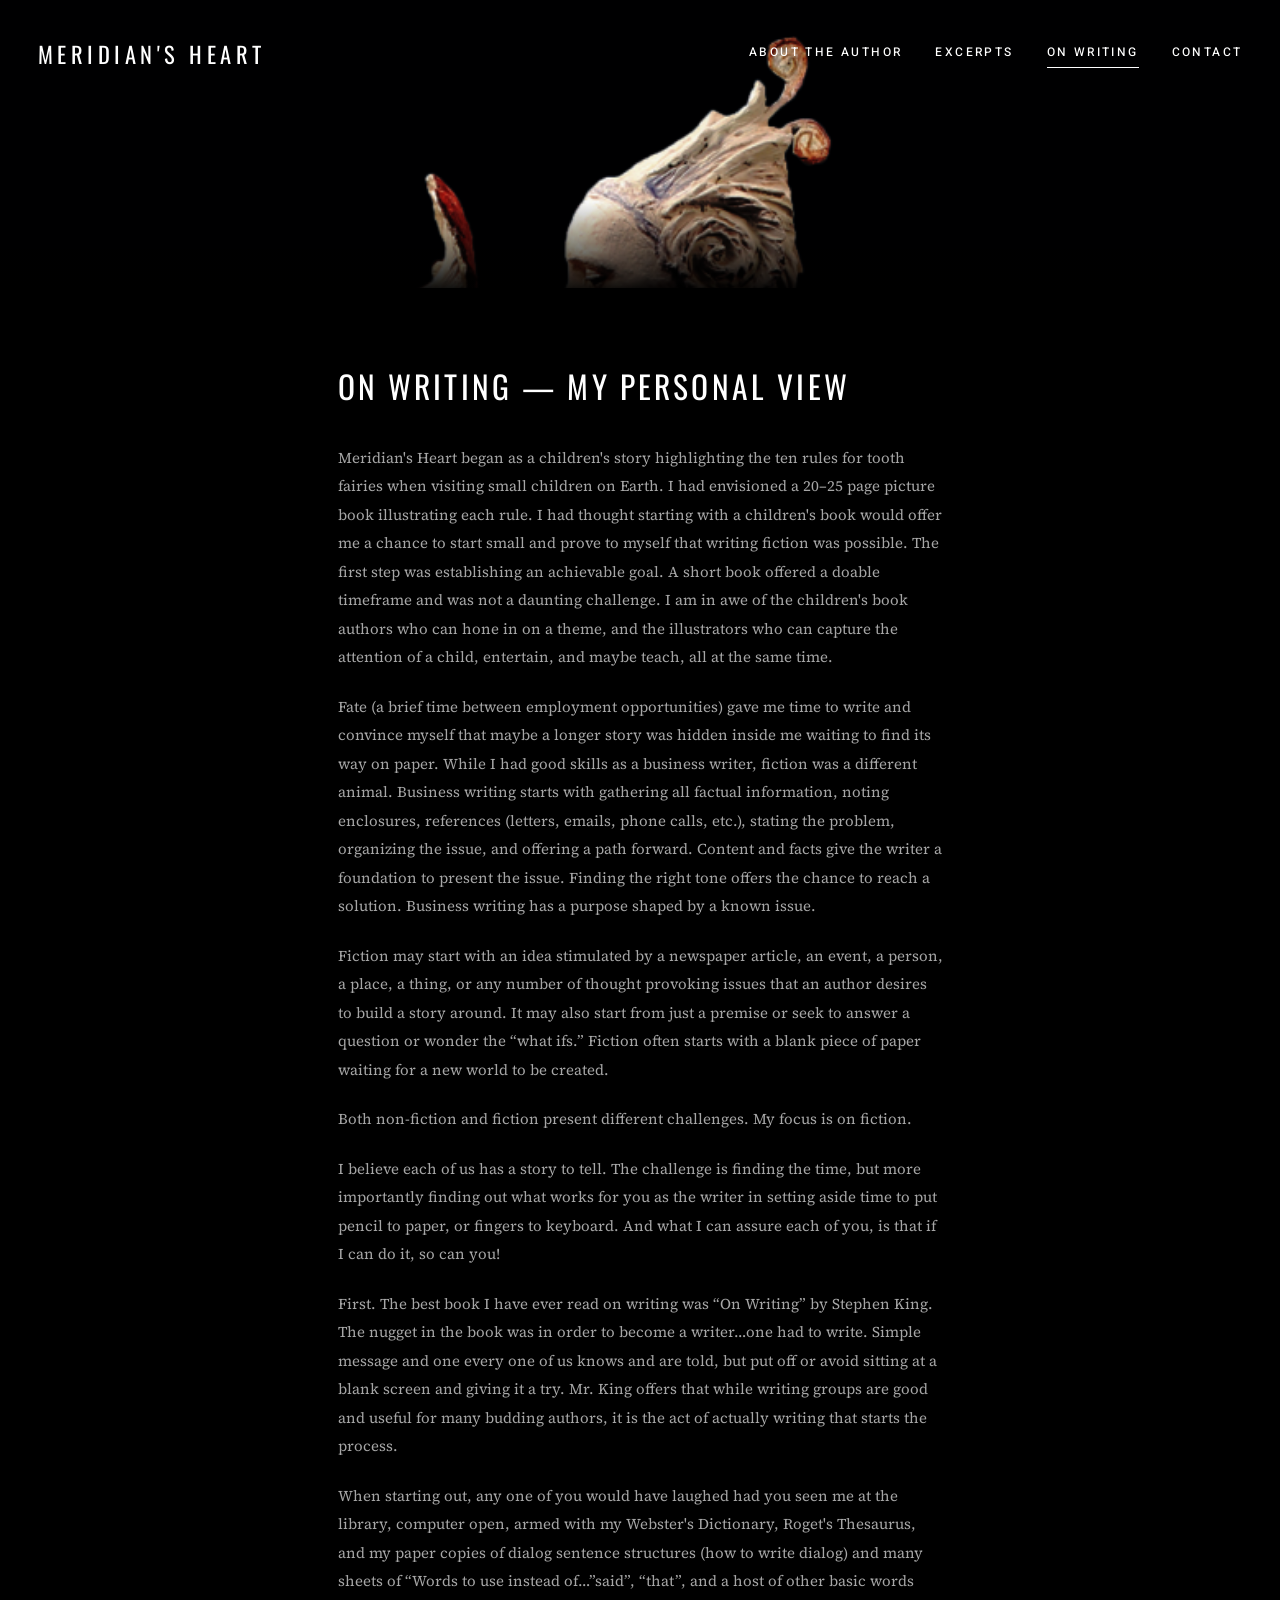
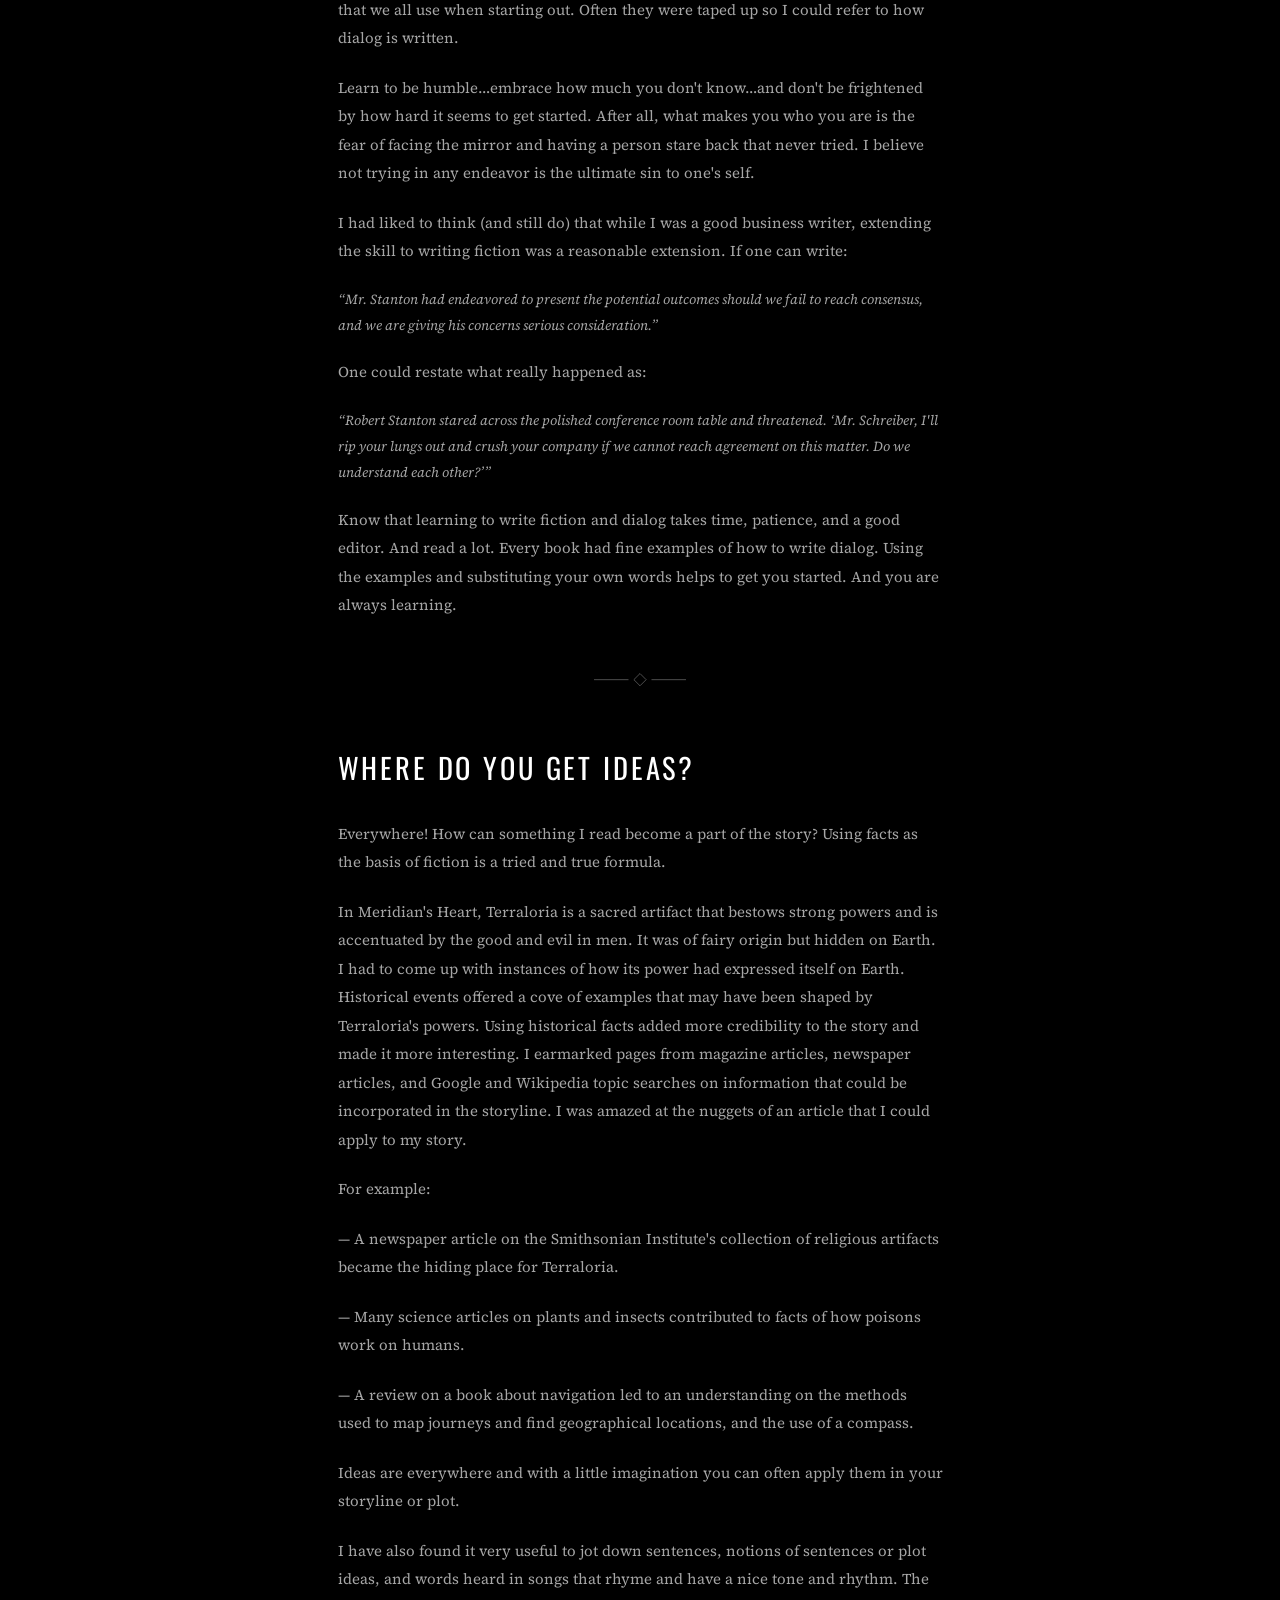
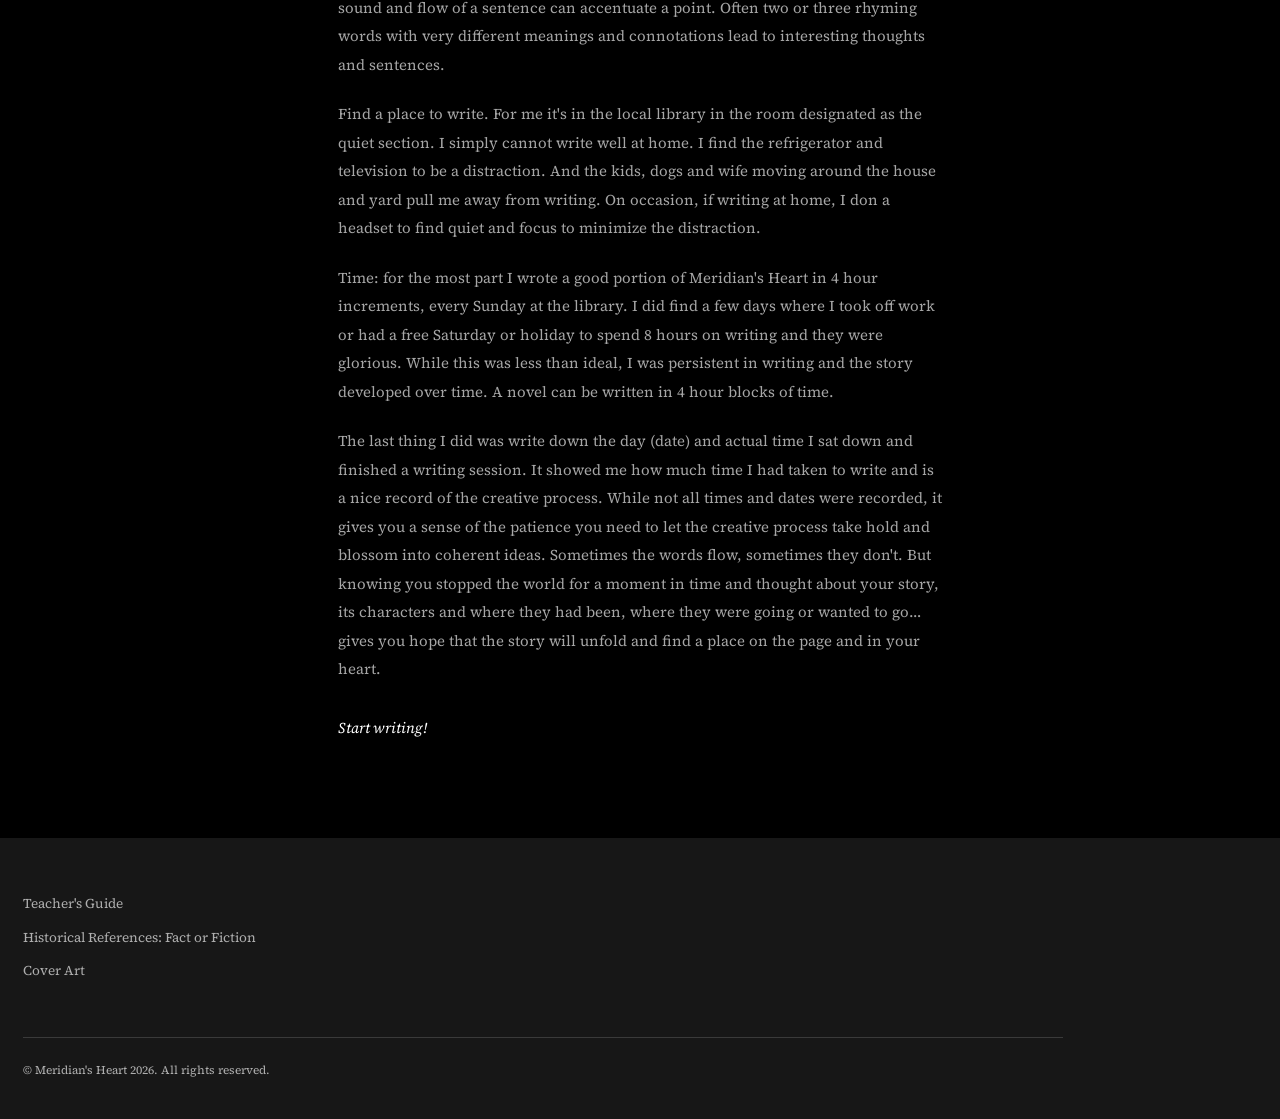
<file: on-writing.html>
<!DOCTYPE html>
<html lang="en">
<head>
<meta charset="UTF-8">
<meta name="viewport" content="width=device-width, initial-scale=1.0">
<title>On Writing — Meridian's Heart</title>
<meta name="description" content="Michael Schreiber's personal view on the craft and process of writing Meridian's Heart.">
<link rel="preconnect" href="https://fonts.googleapis.com">
<link rel="preconnect" href="https://fonts.gstatic.com" crossorigin>
<link href="https://fonts.googleapis.com/css2?family=Oswald:wght@400;500&family=Source+Serif+4:ital,opsz,wght@0,8..60,400;0,8..60,500;1,8..60,400&family=Heebo:wght@400;500&display=swap" rel="stylesheet">
<link rel="stylesheet" href="css/styles.css?v=6">
</head>
<body>
<div class="banner"></div>
<header class="site-header">
  <a class="brand" href="index.html">Meridian's Heart</a>
  <button class="nav-toggle" aria-label="Toggle navigation" aria-expanded="false" aria-controls="main-nav">
    <span></span><span></span><span></span>
  </button>
  <nav class="main-nav" id="main-nav">
    <a href="about-the-author.html">About The Author</a>
      <a href="excerpts.html">Excerpts</a>
      <a href="on-writing.html" class="active">On Writing</a>
      <a href="contact.html">Contact</a>
  </nav>
</header>
<main>

<div class="page">
  <h1 class="reveal">On Writing &mdash; My Personal View</h1>

  <p class="reveal">Meridian's Heart began as a children's story highlighting the ten rules for tooth fairies when visiting small children on Earth. I had envisioned a 20&ndash;25 page picture book illustrating each rule. I had thought starting with a children's book would offer me a chance to start small and prove to myself that writing fiction was possible. The first step was establishing an achievable goal. A short book offered a doable timeframe and was not a daunting challenge. I am in awe of the children's book authors who can hone in on a theme, and the illustrators who can capture the attention of a child, entertain, and maybe teach, all at the same time.</p>

  <p class="reveal">Fate (a brief time between employment opportunities) gave me time to write and convince myself that maybe a longer story was hidden inside me waiting to find its way on paper. While I had good skills as a business writer, fiction was a different animal. Business writing starts with gathering all factual information, noting enclosures, references (letters, emails, phone calls, etc.), stating the problem, organizing the issue, and offering a path forward. Content and facts give the writer a foundation to present the issue. Finding the right tone offers the chance to reach a solution. Business writing has a purpose shaped by a known issue.</p>

  <p class="reveal">Fiction may start with an idea stimulated by a newspaper article, an event, a person, a place, a thing, or any number of thought provoking issues that an author desires to build a story around. It may also start from just a premise or seek to answer a question or wonder the &ldquo;what ifs.&rdquo; Fiction often starts with a blank piece of paper waiting for a new world to be created.</p>

  <p class="reveal">Both non-fiction and fiction present different challenges. My focus is on fiction.</p>

  <p class="reveal">I believe each of us has a story to tell. The challenge is finding the time, but more importantly finding out what works for you as the writer in setting aside time to put pencil to paper, or fingers to keyboard. And what I can assure each of you, is that if I can do it, so can you!</p>

  <p class="reveal">First. The best book I have ever read on writing was &ldquo;On Writing&rdquo; by Stephen King. The nugget in the book was in order to become a writer&hellip;one had to write. Simple message and one every one of us knows and are told, but put off or avoid sitting at a blank screen and giving it a try. Mr. King offers that while writing groups are good and useful for many budding authors, it is the act of actually writing that starts the process.</p>

  <p class="reveal">When starting out, any one of you would have laughed had you seen me at the library, computer open, armed with my Webster's Dictionary, Roget's Thesaurus, and my paper copies of dialog sentence structures (how to write dialog) and many sheets of &ldquo;Words to use instead of&hellip;&rdquo;said&rdquo;, &ldquo;that&rdquo;, and a host of other basic words that we all use when starting out. Often they were taped up so I could refer to how dialog is written.</p>

  <p class="reveal">Learn to be humble&hellip;embrace how much you don't know&hellip;and don't be frightened by how hard it seems to get started. After all, what makes you who you are is the fear of facing the mirror and having a person stare back that never tried. I believe not trying in any endeavor is the ultimate sin to one's self.</p>

  <p class="reveal">I had liked to think (and still do) that while I was a good business writer, extending the skill to writing fiction was a reasonable extension. If one can write:</p>

  <p class="note reveal">&ldquo;Mr. Stanton had endeavored to present the potential outcomes should we fail to reach consensus, and we are giving his concerns serious consideration.&rdquo;</p>

  <p class="reveal">One could restate what really happened as:</p>

  <p class="note reveal">&ldquo;Robert Stanton stared across the polished conference room table and threatened. &lsquo;Mr. Schreiber, I'll rip your lungs out and crush your company if we cannot reach agreement on this matter. Do we understand each other?&rsquo;&rdquo;</p>

  <p class="reveal">Know that learning to write fiction and dialog takes time, patience, and a good editor. And read a lot. Every book had fine examples of how to write dialog. Using the examples and substituting your own words helps to get you started. And you are always learning.</p>

  <div class="divider" aria-hidden="true">
  <svg viewBox="0 0 120 20" xmlns="http://www.w3.org/2000/svg">
    <line x1="0" y1="10" x2="45" y2="10" stroke="currentColor" stroke-width="1"/>
    <path d="M60 2 L68 10 L60 18 L52 10 Z" stroke="currentColor" stroke-width="1" fill="none"/>
    <line x1="75" y1="10" x2="120" y2="10" stroke="currentColor" stroke-width="1"/>
  </svg>
</div>

  <h2 class="reveal">Where do you get ideas?</h2>

  <p class="reveal">Everywhere! How can something I read become a part of the story? Using facts as the basis of fiction is a tried and true formula.</p>

  <p class="reveal">In Meridian's Heart, Terraloria is a sacred artifact that bestows strong powers and is accentuated by the good and evil in men. It was of fairy origin but hidden on Earth. I had to come up with instances of how its power had expressed itself on Earth. Historical events offered a cove of examples that may have been shaped by Terraloria's powers. Using historical facts added more credibility to the story and made it more interesting. I earmarked pages from magazine articles, newspaper articles, and Google and Wikipedia topic searches on information that could be incorporated in the storyline. I was amazed at the nuggets of an article that I could apply to my story.</p>

  <p class="reveal">For example:</p>

  <p class="reveal">&mdash; A newspaper article on the Smithsonian Institute's collection of religious artifacts became the hiding place for Terraloria.</p>
  <p class="reveal">&mdash; Many science articles on plants and insects contributed to facts of how poisons work on humans.</p>
  <p class="reveal">&mdash; A review on a book about navigation led to an understanding on the methods used to map journeys and find geographical locations, and the use of a compass.</p>

  <p class="reveal">Ideas are everywhere and with a little imagination you can often apply them in your storyline or plot.</p>

  <p class="reveal">I have also found it very useful to jot down sentences, notions of sentences or plot ideas, and words heard in songs that rhyme and have a nice tone and rhythm. The sound and flow of a sentence can accentuate a point. Often two or three rhyming words with very different meanings and connotations lead to interesting thoughts and sentences.</p>

  <p class="reveal">Find a place to write. For me it's in the local library in the room designated as the quiet section. I simply cannot write well at home. I find the refrigerator and television to be a distraction. And the kids, dogs and wife moving around the house and yard pull me away from writing. On occasion, if writing at home, I don a headset to find quiet and focus to minimize the distraction.</p>

  <p class="reveal">Time: for the most part I wrote a good portion of Meridian's Heart in 4 hour increments, every Sunday at the library. I did find a few days where I took off work or had a free Saturday or holiday to spend 8 hours on writing and they were glorious. While this was less than ideal, I was persistent in writing and the story developed over time. A novel can be written in 4 hour blocks of time.</p>

  <p class="reveal">The last thing I did was write down the day (date) and actual time I sat down and finished a writing session. It showed me how much time I had taken to write and is a nice record of the creative process. While not all times and dates were recorded, it gives you a sense of the patience you need to let the creative process take hold and blossom into coherent ideas. Sometimes the words flow, sometimes they don't. But knowing you stopped the world for a moment in time and thought about your story, its characters and where they had been, where they were going or wanted to go&hellip;gives you hope that the story will unfold and find a place on the page and in your heart.</p>

  <p class="signature reveal">Start writing!</p>
</div>

</main>
<footer class="site-footer">
  <div class="footer-wrap">
    <div class="footer-col">
      <a href="teachers-guide.html">Teacher's Guide</a>
        <a href="historical.html">Historical References: Fact or Fiction</a>
        <a href="cover-art.html">Cover Art</a>
    </div>
  </div>
  <div class="footer-bottom">
    &copy; Meridian's Heart <span id="copyright-year">2018</span>. All rights reserved.
  </div>
</footer>
<script src="js/reveal.js?v=6"></script>
<script src="js/nav.js?v=6"></script>
<script>
  document.getElementById("copyright-year").textContent = new Date().getFullYear();
</script>
</body>
</html>
</file>
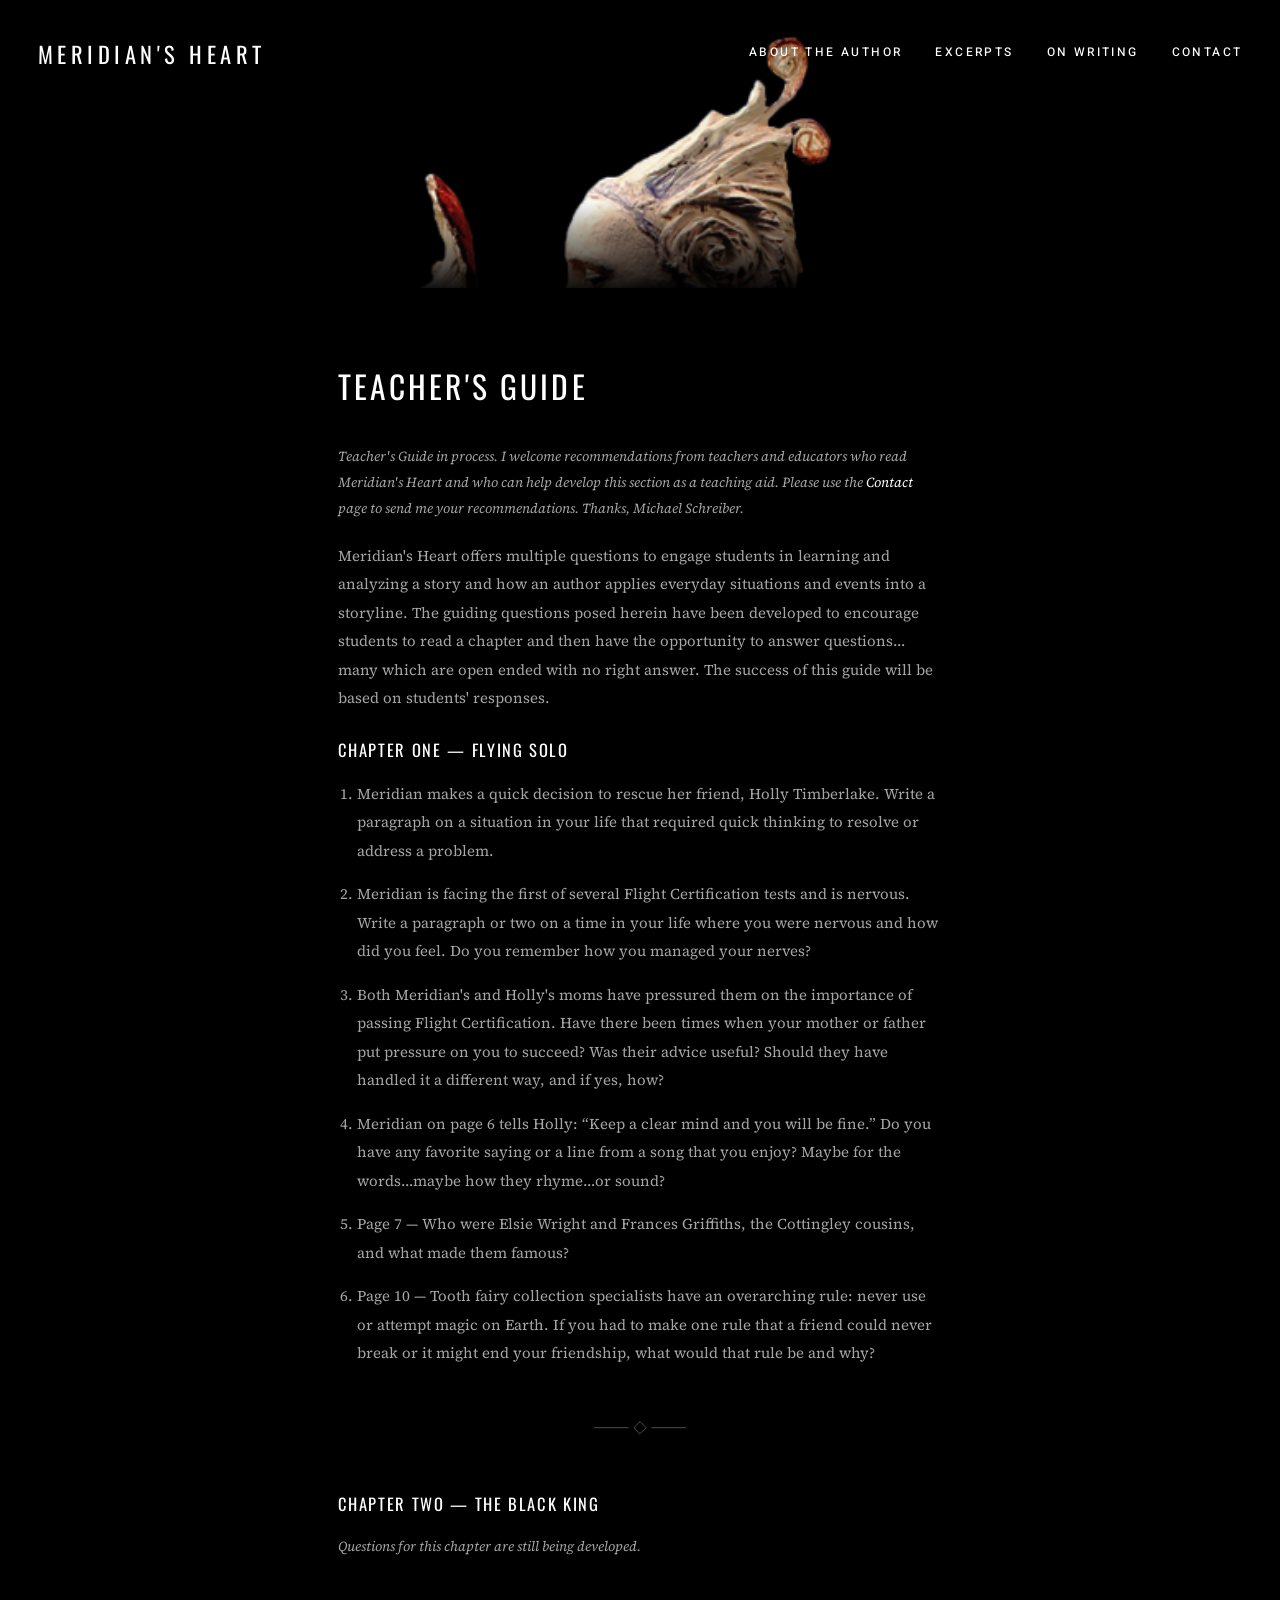
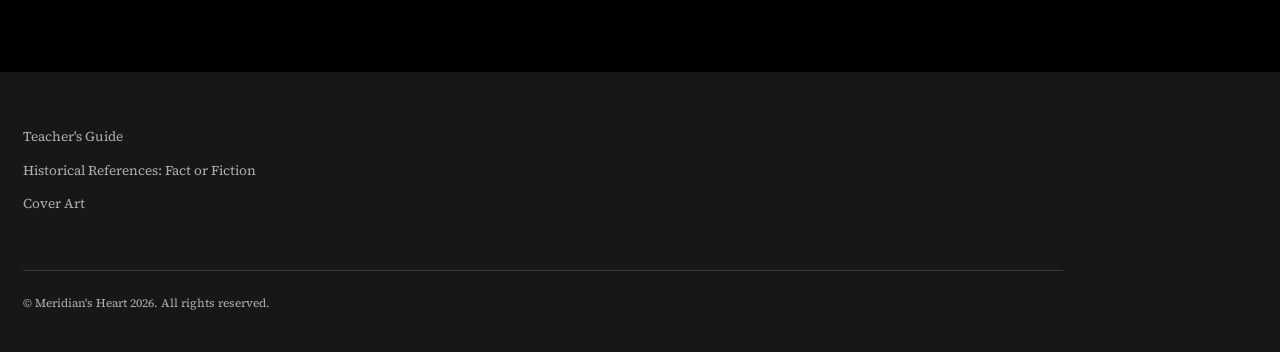
<file: teachers-guide.html>
<!DOCTYPE html>
<html lang="en">
<head>
<meta charset="UTF-8">
<meta name="viewport" content="width=device-width, initial-scale=1.0">
<title>Teacher's Guide — Meridian's Heart</title>
<meta name="description" content="Discussion questions for teaching Meridian's Heart in the classroom.">
<link rel="preconnect" href="https://fonts.googleapis.com">
<link rel="preconnect" href="https://fonts.gstatic.com" crossorigin>
<link href="https://fonts.googleapis.com/css2?family=Oswald:wght@400;500&family=Source+Serif+4:ital,opsz,wght@0,8..60,400;0,8..60,500;1,8..60,400&family=Heebo:wght@400;500&display=swap" rel="stylesheet">
<link rel="stylesheet" href="css/styles.css?v=6">
</head>
<body>
<div class="banner"></div>
<header class="site-header">
  <a class="brand" href="index.html">Meridian's Heart</a>
  <button class="nav-toggle" aria-label="Toggle navigation" aria-expanded="false" aria-controls="main-nav">
    <span></span><span></span><span></span>
  </button>
  <nav class="main-nav" id="main-nav">
    <a href="about-the-author.html">About The Author</a>
      <a href="excerpts.html">Excerpts</a>
      <a href="on-writing.html">On Writing</a>
      <a href="contact.html">Contact</a>
  </nav>
</header>
<main>

<div class="page">
  <h1 class="reveal">Teacher's Guide</h1>
  <p class="note reveal">Teacher's Guide in process. I welcome recommendations from teachers and educators who read Meridian's Heart and who can help develop this section as a teaching aid. Please use the <a href="contact.html">Contact</a> page to send me your recommendations. Thanks, Michael Schreiber.</p>

  <p class="reveal">Meridian's Heart offers multiple questions to engage students in learning and analyzing a story and how an author applies everyday situations and events into a storyline. The guiding questions posed herein have been developed to encourage students to read a chapter and then have the opportunity to answer questions&hellip;many which are open ended with no right answer. The success of this guide will be based on students' responses.</p>

  <div class="chapter-block reveal">
    <h3 class="reveal">Chapter One &mdash; Flying Solo</h3>
    <ol>
      <li class="reveal">Meridian makes a quick decision to rescue her friend, Holly Timberlake. Write a paragraph on a situation in your life that required quick thinking to resolve or address a problem.</li>
      <li class="reveal">Meridian is facing the first of several Flight Certification tests and is nervous. Write a paragraph or two on a time in your life where you were nervous and how did you feel. Do you remember how you managed your nerves?</li>
      <li class="reveal">Both Meridian's and Holly's moms have pressured them on the importance of passing Flight Certification. Have there been times when your mother or father put pressure on you to succeed? Was their advice useful? Should they have handled it a different way, and if yes, how?</li>
      <li class="reveal">Meridian on page 6 tells Holly: &ldquo;Keep a clear mind and you will be fine.&rdquo; Do you have any favorite saying or a line from a song that you enjoy? Maybe for the words&hellip;maybe how they rhyme&hellip;or sound?</li>
      <li class="reveal">Page 7 &mdash; Who were Elsie Wright and Frances Griffiths, the Cottingley cousins, and what made them famous?</li>
      <li class="reveal">Page 10 &mdash; Tooth fairy collection specialists have an overarching rule: never use or attempt magic on Earth. If you had to make one rule that a friend could never break or it might end your friendship, what would that rule be and why?</li>
    </ol>
  </div>

  <div class="divider" aria-hidden="true">
  <svg viewBox="0 0 120 20" xmlns="http://www.w3.org/2000/svg">
    <line x1="0" y1="10" x2="45" y2="10" stroke="currentColor" stroke-width="1"/>
    <path d="M60 2 L68 10 L60 18 L52 10 Z" stroke="currentColor" stroke-width="1" fill="none"/>
    <line x1="75" y1="10" x2="120" y2="10" stroke="currentColor" stroke-width="1"/>
  </svg>
</div>

  <div class="chapter-block reveal">
    <h3 class="reveal">Chapter Two &mdash; The Black King</h3>
    <p class="note reveal">Questions for this chapter are still being developed.</p>
  </div>
</div>

</main>
<footer class="site-footer">
  <div class="footer-wrap">
    <div class="footer-col">
      <a href="teachers-guide.html">Teacher's Guide</a>
        <a href="historical.html">Historical References: Fact or Fiction</a>
        <a href="cover-art.html">Cover Art</a>
    </div>
  </div>
  <div class="footer-bottom">
    &copy; Meridian's Heart <span id="copyright-year">2018</span>. All rights reserved.
  </div>
</footer>
<script src="js/reveal.js?v=6"></script>
<script src="js/nav.js?v=6"></script>
<script>
  document.getElementById("copyright-year").textContent = new Date().getFullYear();
</script>
</body>
</html>
</file>
<file: css/styles.css>
/* Meridian's Heart — site styles (matches the original meridiansheart.com) */

:root {
  --black: #000000;
  --footer-bg: #171717;
  --ink: #ffffff;
  --ink-dim: rgba(255, 255, 255, 0.65);
  --rule: rgba(255, 255, 255, 0.15);
  --accent-red: #ff0000;
  --max-w: 650px;
  --font-head: "Oswald", "Arial Narrow", sans-serif;
  --font-body: "Source Serif 4", Georgia, "Times New Roman", serif;
}

* { box-sizing: border-box; }

html, body {
  margin: 0;
  padding: 0;
  background: var(--black);
  color: var(--ink-dim);
  font-family: var(--font-body);
  font-size: 15px;
  line-height: 1.9;
}

body {
  display: flex;
  flex-direction: column;
  min-height: 100vh;
}

a { color: var(--ink); text-decoration: none; }
a:hover { text-decoration: underline; }

img { max-width: 100%; display: block; }

h1, h2, h3 {
  font-family: var(--font-head);
  font-weight: 400;
  text-transform: uppercase;
  letter-spacing: 0.1em;
  color: var(--ink);
  margin: 0 0 0.9em;
}

h1 { font-size: 2.1rem; }
h2 { font-size: 1.9rem; }
h3 { font-size: 1.1rem; }

p { margin: 0 0 1.4em; }
p.red { color: var(--accent-red); }

/* ---------- header / nav, overlaid transparently on the banner ---------- */

.site-header {
  position: absolute;
  top: 0;
  left: 0;
  right: 0;
  z-index: 20;
  padding: 2.2rem 2.5rem;
  display: flex;
  align-items: center;
  justify-content: space-between;
  flex-wrap: wrap;
  gap: 1rem;
}

.brand {
  font-family: var(--font-head);
  font-size: 1.5rem;
  letter-spacing: 0.2em;
  color: var(--ink);
  text-transform: uppercase;
  white-space: nowrap;
}
.brand:hover { text-decoration: none; }

.main-nav {
  display: flex;
  gap: 2.2rem;
  flex-wrap: wrap;
  font-family: "Heebo", "Helvetica Neue", Arial, sans-serif;
  font-size: 0.8rem;
  font-weight: 500;
  text-transform: uppercase;
  letter-spacing: 0.2em;
}

.main-nav a {
  color: var(--ink);
  border-bottom: 1px solid transparent;
  padding-bottom: 3px;
}
.main-nav a:hover,
.main-nav a.active {
  text-decoration: none;
  border-bottom-color: var(--ink);
}

/* ---------- mobile nav toggle ---------- */

.nav-toggle {
  display: none;
  position: relative;
  z-index: 30;
  width: 28px;
  height: 20px;
  padding: 0;
  background: none;
  border: none;
  cursor: pointer;
}

.nav-toggle span {
  display: block;
  position: absolute;
  left: 0;
  right: 0;
  height: 2px;
  background: var(--ink);
  transition: transform 0.25s ease, opacity 0.2s ease;
}
.nav-toggle span:nth-child(1) { top: 0; }
.nav-toggle span:nth-child(2) { top: 9px; }
.nav-toggle span:nth-child(3) { top: 18px; }

.nav-toggle[aria-expanded="true"] span:nth-child(1) { top: 9px; transform: rotate(45deg); }
.nav-toggle[aria-expanded="true"] span:nth-child(2) { opacity: 0; }
.nav-toggle[aria-expanded="true"] span:nth-child(3) { top: 9px; transform: rotate(-45deg); }

/* ---------- banner / parallax hero ---------- */

.banner {
  position: relative;
  width: 100%;
  height: 32vh;
  min-height: 220px;
  background-image: url("../images/header_image_01.png");
  background-size: cover;
  background-position: center 20%;
  background-repeat: no-repeat;
  background-attachment: fixed;
}

.banner.hero-full {
  height: 100vh;
  min-height: 360px;
}

.banner::after {
  content: "";
  position: absolute;
  left: 0;
  right: 0;
  bottom: 0;
  height: 30%;
  background: linear-gradient(to bottom, rgba(0, 0, 0, 0) 0%, rgba(0, 0, 0, 0.92) 100%);
  pointer-events: none;
}

.banner.hero-full::after {
  height: 220px;
}

/* ---------- scroll reveal ---------- */

.reveal {
  opacity: 0;
  transform: translateY(22px);
  transition: opacity 0.8s ease, transform 0.8s ease;
}
.reveal.is-visible {
  opacity: 1;
  transform: translateY(0);
}

/* ---------- ornamental divider ---------- */

.divider {
  display: flex;
  justify-content: center;
  margin: 3.5rem auto;
  color: var(--ink-dim);
  opacity: 0.6;
}
.divider svg { width: 92px; height: auto; display: block; }

@media (max-width: 800px) {
  .banner {
    background-attachment: scroll;
    height: 26vh;
    min-height: 180px;
  }
  .banner.hero-full {
    background-attachment: scroll;
    height: 48vh;
  }
}

main { flex: 1; }

.page {
  max-width: var(--max-w);
  margin: 0 auto;
  padding: 4.5rem 1.5rem 5rem;
}

.page.wide { max-width: 980px; }

.signature {
  font-family: var(--font-body);
  font-style: italic;
  color: var(--ink);
  margin-top: 2rem;
}

/* ---------- homepage ---------- */

.home-copy { max-width: var(--max-w); margin: 0 auto; padding: 5rem 1.5rem 0; }

.cover-buy {
  max-width: var(--max-w);
  margin: 2.5rem auto 0;
  display: flex;
  align-items: center;
  gap: 2rem;
  flex-wrap: wrap;
  padding: 0 1.5rem 5rem;
}

.cover-buy img.cover { width: 160px; flex: 0 0 auto; }

.buy-now-btn { flex: 0 0 auto; }
.buy-now-btn img { width: 180px; }

/* drop cap on an opening paragraph */
.drop-cap::first-letter {
  font-family: var(--font-head);
  float: left;
  font-size: 3.6rem;
  line-height: 0.78;
  padding: 0.1rem 0.55rem 0 0;
  color: var(--ink);
}

/* oversized pull-quote treatment */
.pull-quote {
  position: relative;
  font-family: var(--font-body);
  font-style: italic;
  font-size: 1.65rem;
  line-height: 1.5;
  color: var(--accent-red);
  margin: 3rem 0;
  padding-left: 2.4rem;
}
.pull-quote::before {
  content: "\201C";
  position: absolute;
  left: -0.4rem;
  top: -1.6rem;
  font-family: var(--font-head);
  font-style: normal;
  font-size: 5rem;
  color: var(--accent-red);
  opacity: 0.45;
}

/* ---------- excerpts ---------- */

.excerpt {
  margin: 2.4rem 0;
}
.excerpt h3 {
  color: var(--ink);
  font-size: 1rem;
  margin-bottom: 0.9em;
}

/* ---------- historical references: card grid ---------- */

.fact-grid {
  display: grid;
  grid-template-columns: repeat(12, 1fr);
  gap: 1.25rem;
  margin-top: 1rem;
}

.fact-card {
  position: relative;
  overflow: hidden;
  border: 1px solid var(--rule);
  padding: 1.5rem 1.3rem 1.3rem;
}

/* each row is packed server-side to sum to exactly 12 columns, so a
   card is never left alone with empty space beside it */
.fact-card.span-12 { grid-column: span 12; }
.fact-card.span-6 { grid-column: span 6; }
.fact-card.span-4 { grid-column: span 4; }
.fact-card.span-3 { grid-column: span 3; }

@media (max-width: 900px) {
  .fact-card.span-3,
  .fact-card.span-4,
  .fact-card.span-6 { grid-column: span 6; }
}

@media (max-width: 600px) {
  .fact-card { grid-column: span 12 !important; }
}
.fact-card .page-num {
  position: absolute;
  right: 0.5rem;
  top: -0.4rem;
  font-family: var(--font-head);
  font-size: 3.6rem;
  color: var(--rule);
  line-height: 1;
  z-index: 0;
  user-select: none;
}
.fact-card .tag {
  position: relative;
  z-index: 1;
  display: inline-block;
  font-family: var(--font-head);
  font-size: 0.65rem;
  text-transform: uppercase;
  letter-spacing: 0.12em;
  padding: 0.2em 0.6em;
  margin-bottom: 0.9em;
  border: 1px solid var(--ink-dim);
  color: var(--ink-dim);
}
.fact-card .tag.fiction { color: var(--accent-red); border-color: var(--accent-red); }
.fact-card .where {
  position: relative;
  z-index: 1;
  display: block;
  color: var(--ink);
  font-family: var(--font-head);
  font-size: 0.8rem;
  letter-spacing: 0.04em;
  margin-bottom: 0.5em;
}
.fact-card p {
  position: relative;
  z-index: 1;
  font-size: 0.9rem;
  margin: 0;
  color: var(--ink-dim);
}

/* ---------- teacher's guide ---------- */

.chapter-block { margin-bottom: 2.4rem; }
.chapter-block h3 { color: var(--ink); margin-bottom: 0.9em; }
.chapter-block ol { padding-left: 1.3em; margin: 0; }
.chapter-block li { margin-bottom: 1em; }

.note { font-size: 0.92rem; font-style: italic; }

/* ---------- contact ---------- */

form.contact-form {
  display: flex;
  flex-direction: column;
  gap: 1.3rem;
  margin-top: 2rem;
}
.form-row { display: flex; gap: 1rem; flex-wrap: wrap; }
.form-row > div { flex: 1 1 200px; }

label {
  display: block;
  font-family: var(--font-head);
  font-size: 0.72rem;
  text-transform: uppercase;
  letter-spacing: 0.12em;
  color: var(--ink-dim);
  margin-bottom: 0.5em;
}

input, textarea {
  width: 100%;
  background: transparent;
  border: none;
  border-bottom: 1px solid var(--rule);
  color: var(--ink);
  font-family: var(--font-body);
  font-size: 1rem;
  padding: 0.5em 0;
  border-radius: 0;
}
input:focus, textarea:focus { outline: none; border-bottom-color: var(--ink); }

button.submit-btn {
  align-self: flex-start;
  margin-top: 0.6rem;
  padding: 0.75em 2.4em;
  background: transparent;
  color: var(--ink);
  border: 1px solid var(--ink);
  font-family: var(--font-head);
  text-transform: uppercase;
  letter-spacing: 0.15em;
  font-size: 0.8rem;
  cursor: pointer;
}
button.submit-btn:hover { background: var(--ink); color: var(--black); }

/* ---------- cover art ---------- */

.cover-art-image { text-align: center; margin-bottom: 2.4rem; }
.cover-art-image img { max-width: 260px; margin: 0 auto; }

/* ---------- footer ---------- */

.site-footer {
  background: var(--footer-bg);
  padding: 3.5rem 1.5rem 2.5rem;
  text-align: left;
}

.footer-wrap {
  max-width: 1040px;
  margin: 0;
  display: flex;
  justify-content: flex-start;
  gap: 4rem;
  flex-wrap: wrap;
  text-align: left;
}

.footer-col h4 {
  font-family: var(--font-head);
  color: var(--ink);
  font-size: 0.85rem;
  text-transform: uppercase;
  letter-spacing: 0.15em;
  margin: 0 0 1em;
}

.footer-col a, .footer-col p {
  display: block;
  color: var(--ink-dim);
  font-size: 0.9rem;
  margin-bottom: 0.6em;
}

.footer-bottom {
  max-width: 1040px;
  margin: 3rem 0 0;
  padding-top: 1.4rem;
  border-top: 1px solid var(--rule);
  font-size: 0.78rem;
  color: var(--ink-dim);
  text-align: left;
}

@media (max-width: 700px) {
  .site-header { padding: 1.6rem 1.3rem; }
  .nav-toggle { display: block; }

  .main-nav {
    position: fixed;
    inset: 0;
    z-index: 25;
    background: rgba(0, 0, 0, 0.97);
    flex-direction: column;
    justify-content: center;
    align-items: center;
    gap: 2.2rem;
    font-size: 1.1rem;
    opacity: 0;
    visibility: hidden;
    transform: translateY(-12px);
    transition: opacity 0.25s ease, transform 0.25s ease, visibility 0.25s;
  }
  .main-nav.is-open {
    opacity: 1;
    visibility: visible;
    transform: translateY(0);
  }

  .page { padding: 3rem 1.2rem 3.5rem; }
  .home-copy { padding-left: 1.2rem; padding-right: 1.2rem; }
  .cover-buy { padding-left: 1.2rem; padding-right: 1.2rem; flex-direction: column; align-items: flex-start; }
  .footer-wrap { gap: 2.4rem; }
}
</file>
